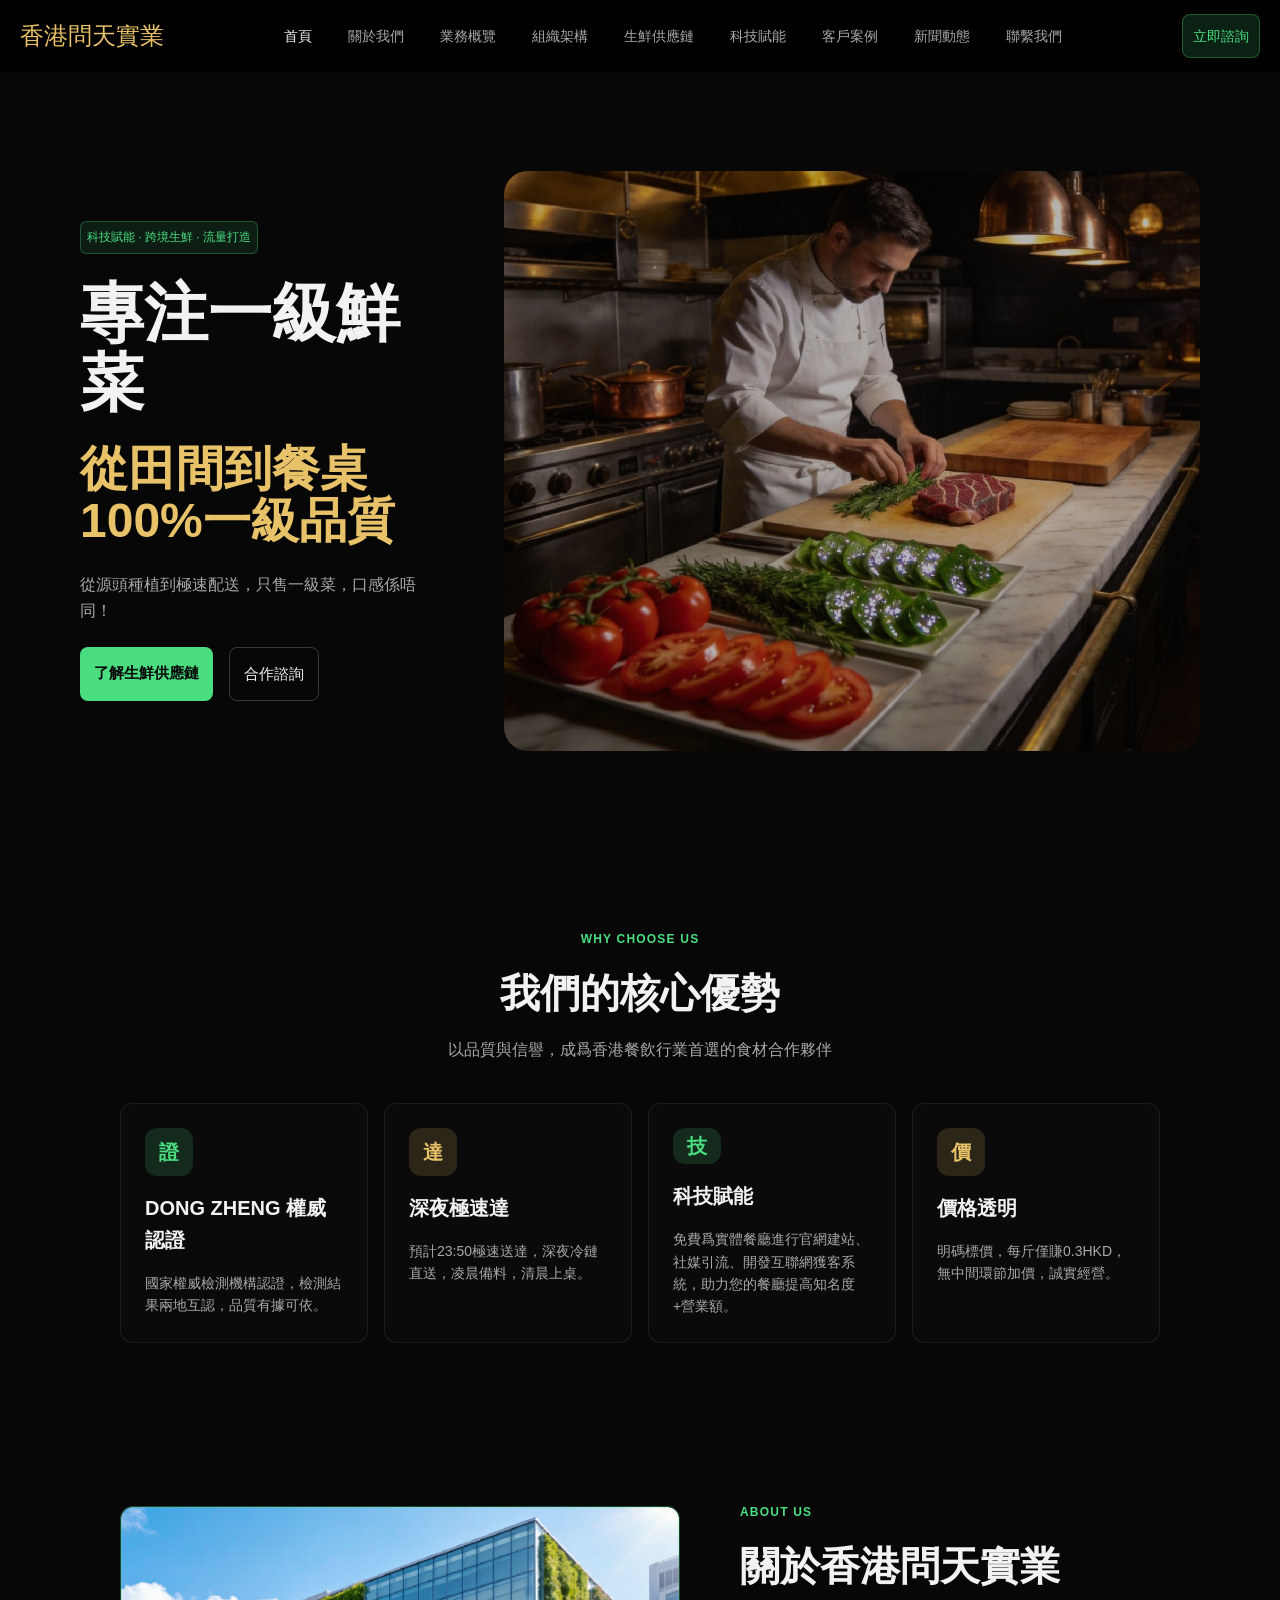
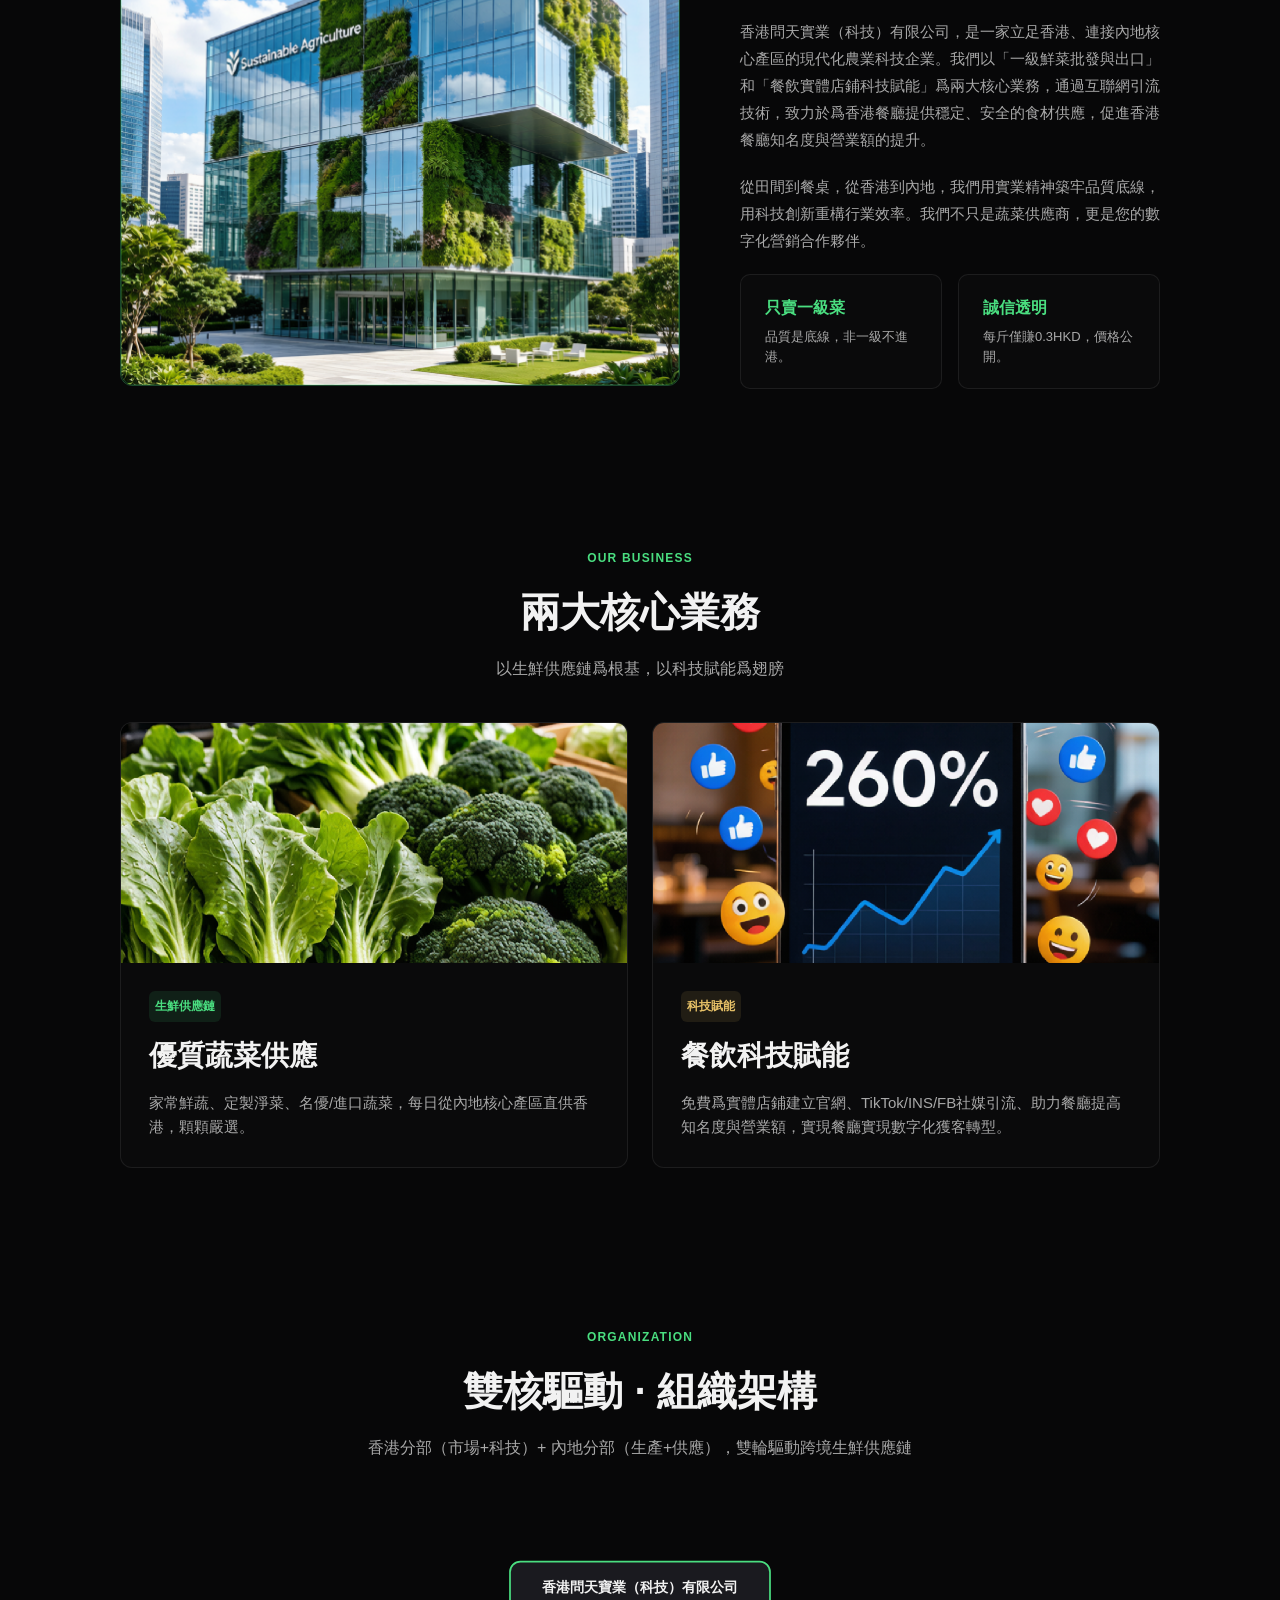
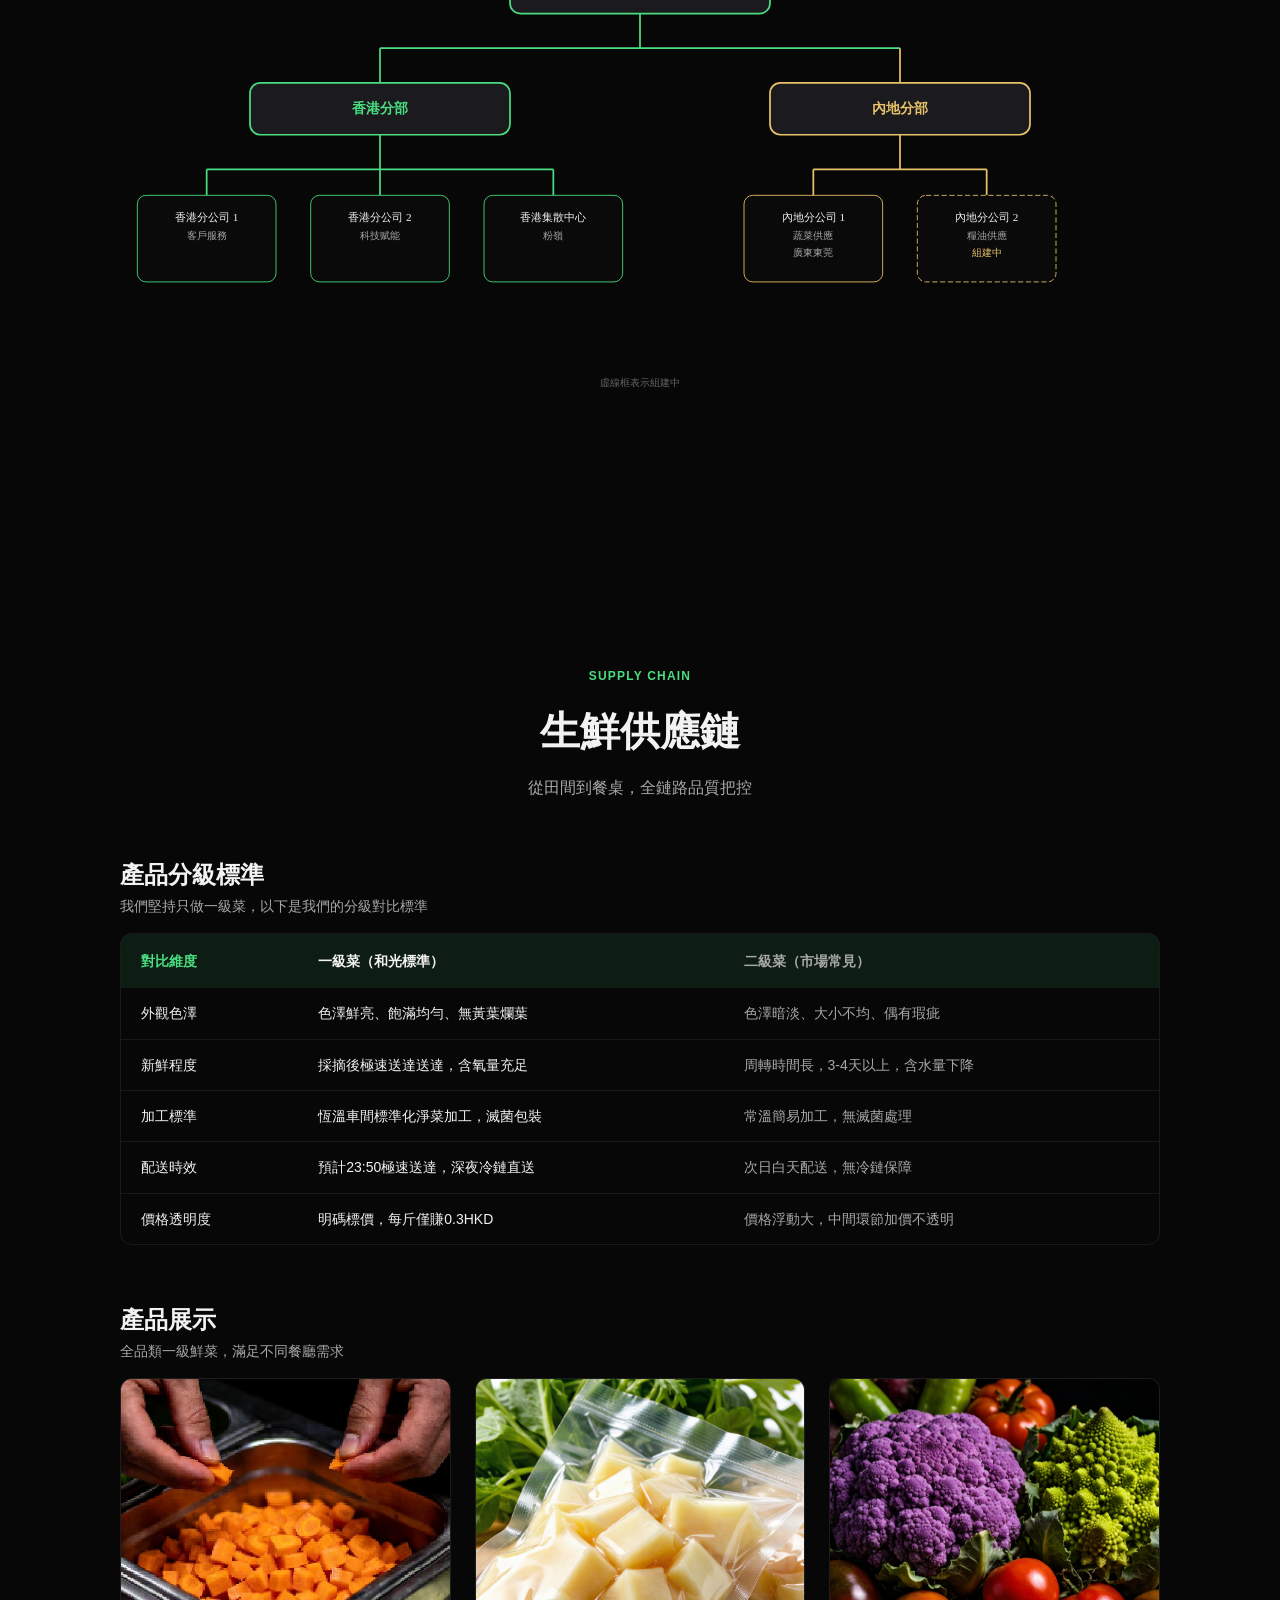
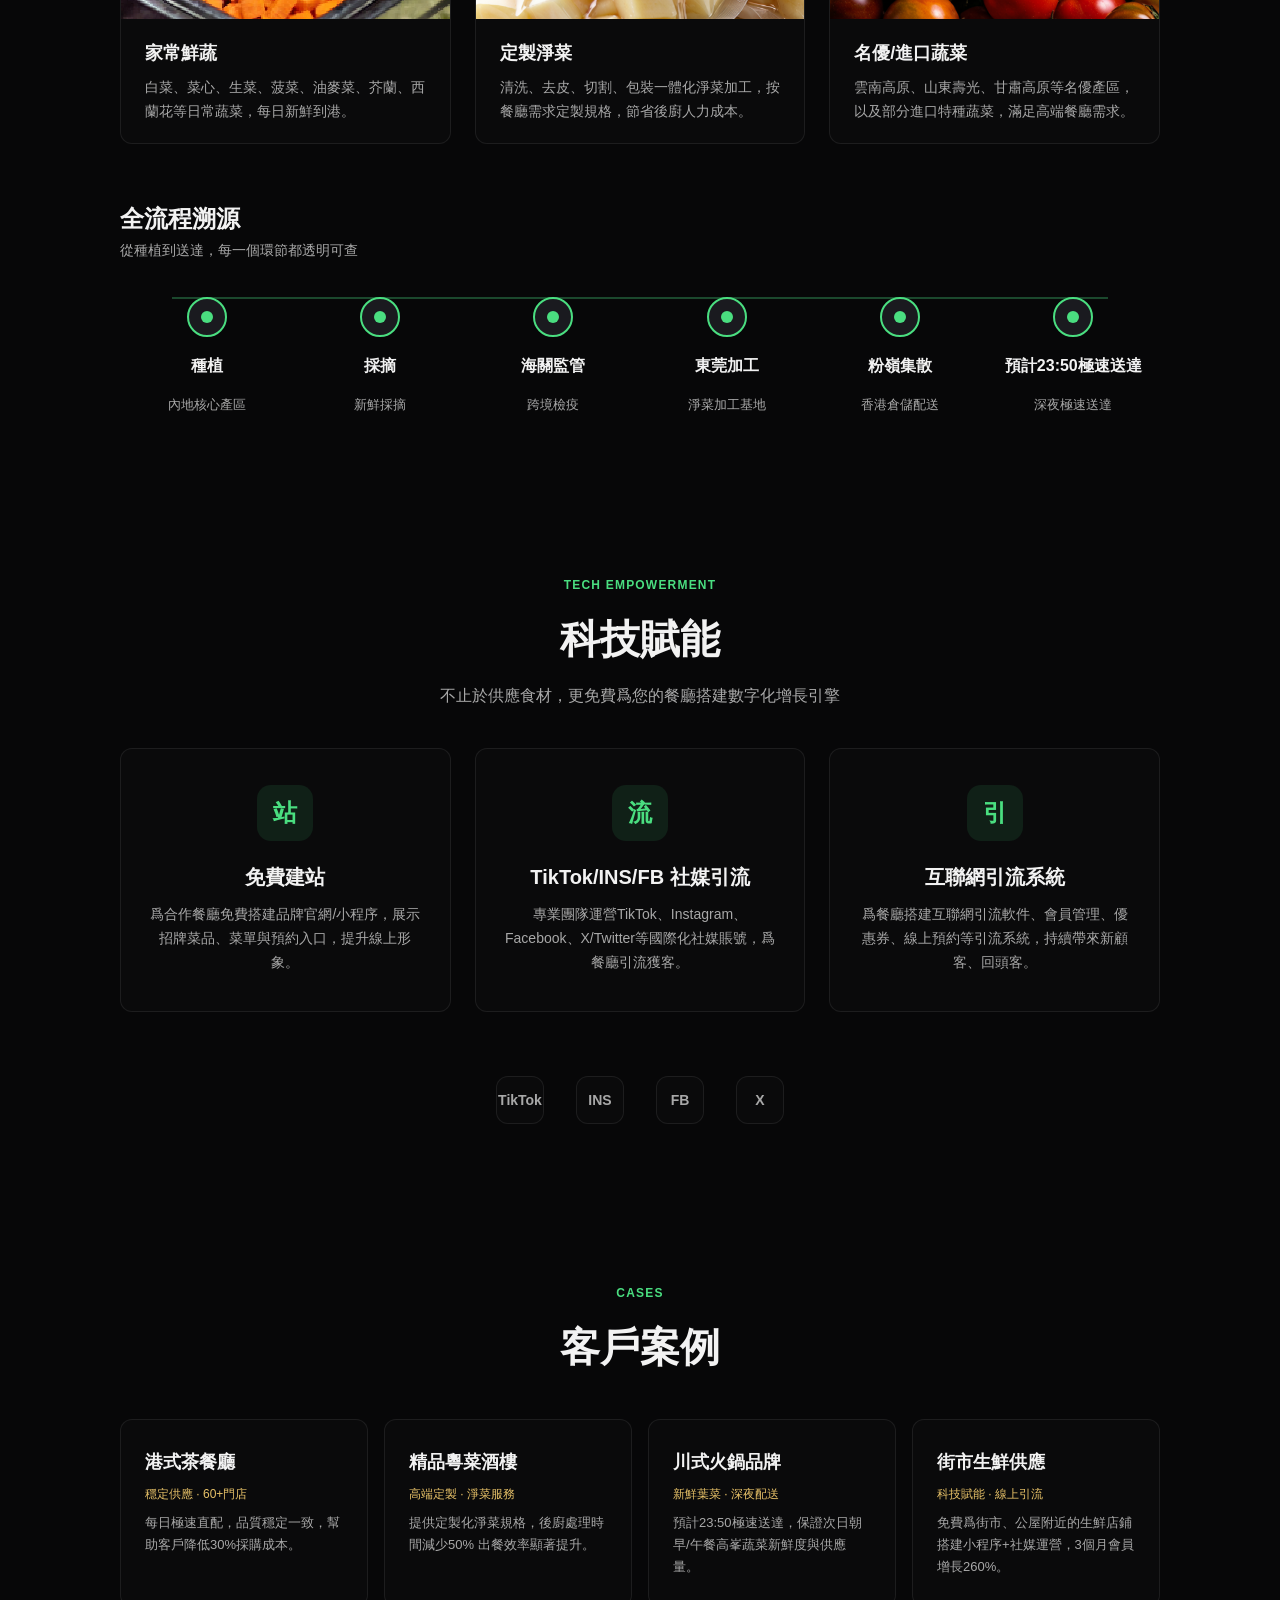
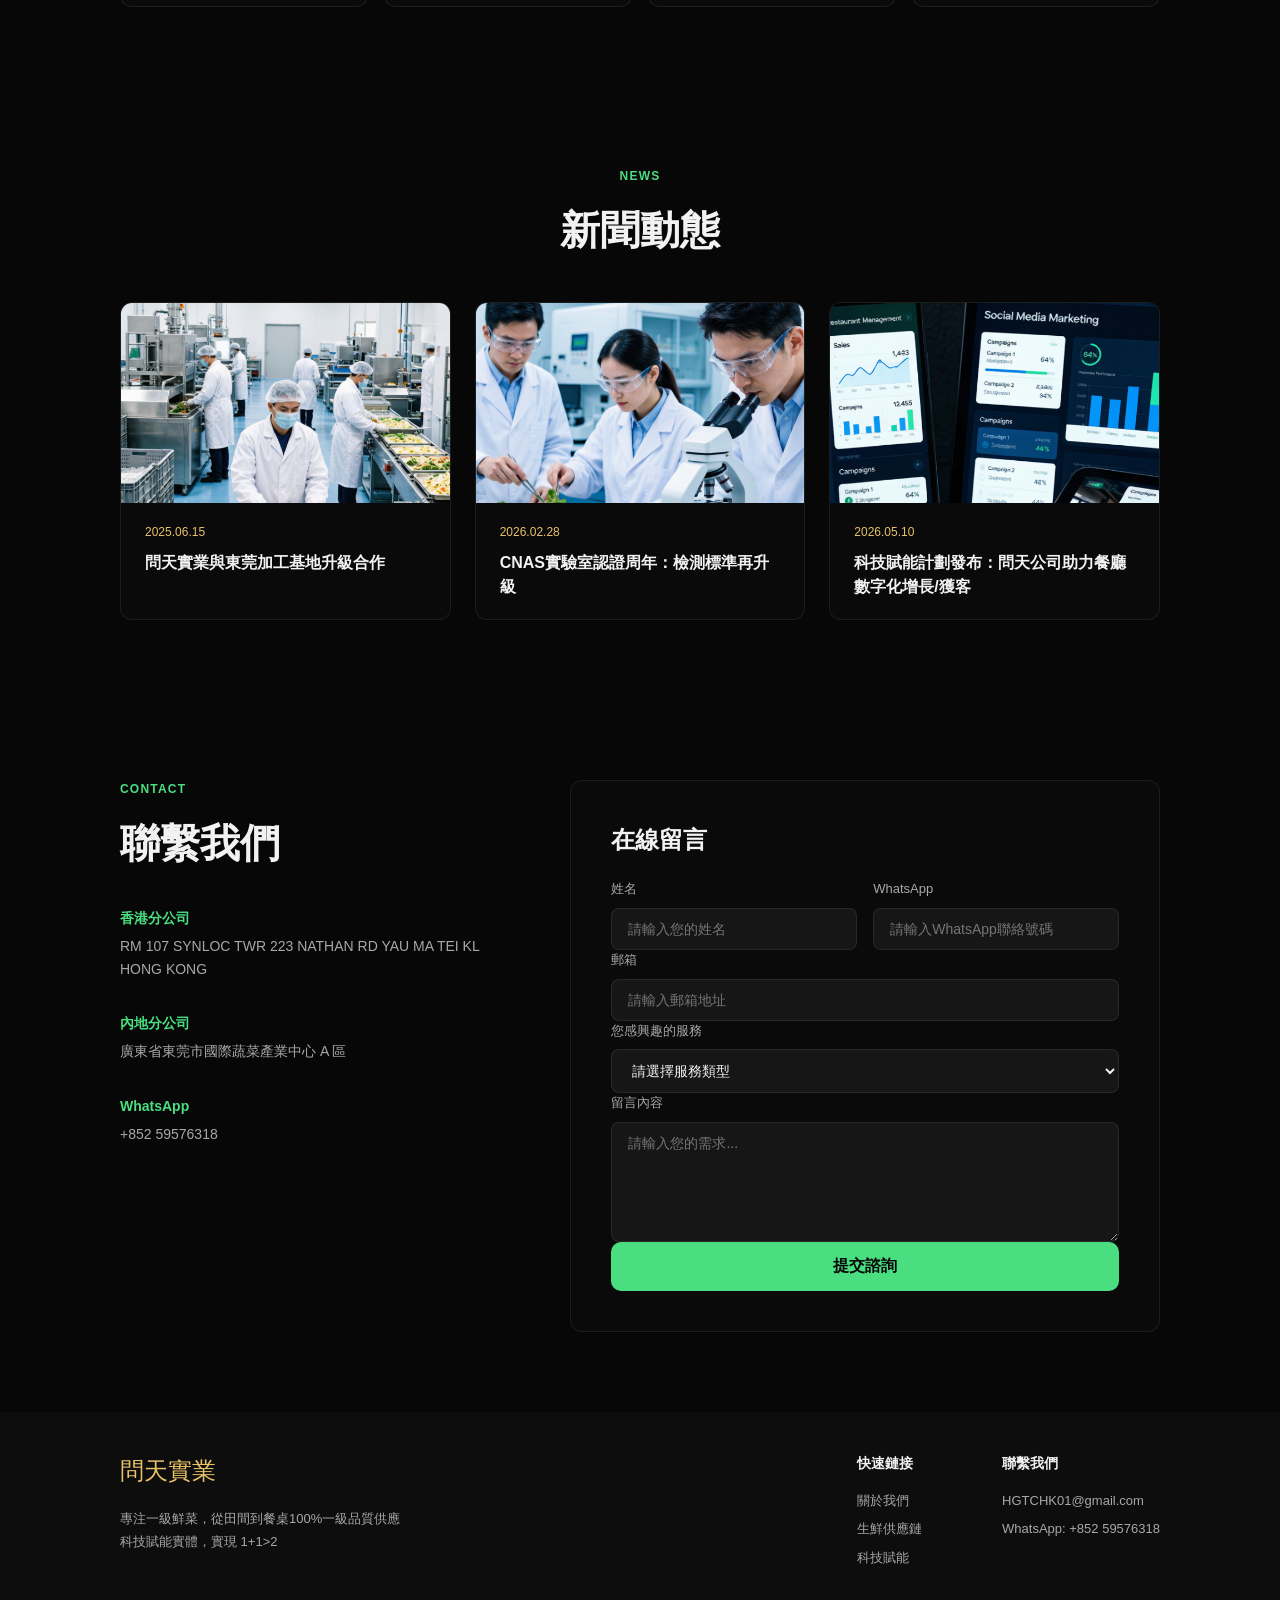
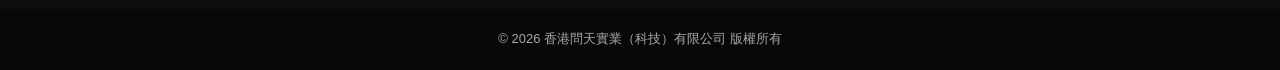
<file: index.html>
<!DOCTYPE html>
<html lang="zh-HK">
<head>
<meta charset="UTF-8">
<meta name="viewport" content="width=device-width, initial-scale=1.0">
<title>香港問天實業（科技）有限公司</title>
<style>
:root{--bg:#070708;--card:#0A0A0B;--card2:#1A1A1F;--text:#F2F2F2;--muted:#A8A8A8;--dim:#666;--green:#4ADE80;--gold:#E8C268;--bd:rgba(255,255,255,.08);--bd2:rgba(255,255,255,.2);--g15:rgba(74,222,128,.15);--g10:rgba(74,222,128,.1);--g30:rgba(74,222,128,.3);--gd10:rgba(232,194,104,.1);--gd15:rgba(232,194,104,.15)}
*{margin:0;padding:0;box-sizing:border-box}html{scroll-behavior:smooth}body{font-family:'Sarasa Gothic SC','PingFang SC','Noto Sans SC','Inter',sans-serif;background:var(--bg);color:var(--text);line-height:1.6;-webkit-font-smoothing:antialiased}a{text-decoration:none;color:inherit;transition:color .2s}img{max-width:100%;display:block}section{width:1920px;max-width:100%;margin:0 auto}
.nav{position:fixed;top:0;left:0;right:0;z-index:1000;height:72px;display:flex;align-items:center;justify-content:space-between;padding:20px;background:rgba(0,0,0,.85);backdrop-filter:blur(20px);-webkit-backdrop-filter:blur(20px)}.nav-logo{font-size:24px;color:var(--gold)}.nav-links{display:flex;gap:36px}.nav-links a{font-size:14px;color:var(--muted)}.nav-links a:first-child{color:var(--text)}.nav-links a:hover{color:var(--green)}.nav-cta{padding:10px;border:1px solid var(--g30);border-radius:8px;background:var(--g15);color:var(--green);font-size:14px;transition:background .2s}.nav-cta:hover{background:rgba(74,222,128,.25)}
.hero{padding:80px;padding-top:152px;display:flex;align-items:center;gap:60px;min-height:850px}.hero-text{flex:1;max-width:640px;display:flex;flex-direction:column;gap:24px}.hero-tag{padding:6px;border:1px solid var(--g30);border-radius:6px;background:var(--g10);color:var(--green);font-size:12px;align-self:flex-start}.hero-t1{font-size:64px;font-weight:700;line-height:110%}.hero-t2{font-size:48px;font-weight:600;color:var(--gold);line-height:110%}.hero-desc{font-size:16px;color:var(--muted);line-height:160%}.hero-btns{display:flex;gap:16px}.btn-p{padding:14px;border:none;border-radius:8px;background:var(--green);color:var(--bg);font-size:15px;font-weight:600;cursor:pointer;transition:opacity .2s}.btn-p:hover{opacity:.85}.btn-s{padding:14px;border:1px solid var(--bd2);border-radius:8px;background:transparent;color:var(--text);font-size:15px;cursor:pointer;transition:background .2s}.btn-s:hover{background:rgba(255,255,255,.05)}.hero-vis{width:696px;height:580px;flex-shrink:0;border-radius:24px;overflow:hidden;background-size:cover;background-position:center}
.sec{padding:80px 120px;display:flex;flex-direction:column;align-items:center;gap:40px}.sec-h{display:flex;flex-direction:column;align-items:center;gap:12px}.sec-l{font-size:12px;font-weight:600;color:var(--green);font-family:'Inter',sans-serif;letter-spacing:1.2px;text-transform:uppercase}.sec-t{font-size:40px;font-weight:700;text-align:center}.sec-s{font-size:16px;color:var(--muted);text-align:center}
.adv-g{display:flex;gap:16px;width:100%;justify-content:space-between}.adv-c{width:320px;height:240px;padding:24px;background:var(--card);border:1px solid var(--bd);border-radius:12px;display:flex;flex-direction:column;gap:16px}.adv-i{width:48px;height:48px;border-radius:12px;display:flex;align-items:center;justify-content:center;font-size:20px;font-weight:700}.adv-i.gn{background:var(--g15);color:var(--green)}.adv-i.gd{background:var(--gd15);color:var(--gold)}.adv-t{font-size:20px;font-weight:600}.adv-d{font-size:14px;color:var(--muted);line-height:160%}
.biz-g{display:flex;gap:24px;width:100%;justify-content:space-between}.biz-c{width:800px;background:var(--card);border:1px solid var(--bd);border-radius:12px;overflow:hidden}.biz-img{width:100%;height:240px;background-size:cover;background-position:center}.biz-ct{padding:28px;display:flex;flex-direction:column;gap:12px}.biz-tag{padding:6px;border-radius:6px;font-size:12px;font-weight:600;align-self:flex-start}.biz-tag.gn{background:var(--g10);color:var(--green)}.biz-tag.gd{background:var(--gd10);color:var(--gold)}.biz-t{font-size:28px;font-weight:700}.biz-d{font-size:15px;color:var(--muted);line-height:160%}
.about{display:flex;gap:60px;align-items:center;padding:80px 120px}.about-img{width:560px;height:480px;flex-shrink:0;border-radius:12px;overflow:hidden;border:1px solid var(--g30)}.about-img img{width:100%;height:100%;object-fit:cover}.about-ct{flex:1;display:flex;flex-direction:column;gap:20px}.about-ct .sec-h{align-items:flex-start}.about-ct .sec-t{text-align:left}.about-text{font-size:15px;color:var(--muted);line-height:180%}.cul-g{display:flex;gap:16px}.cul-c{flex:1;padding:20px 24px;background:var(--card);border:1px solid var(--bd);border-radius:10px}.cul-c h4{font-size:16px;font-weight:600;color:var(--green);margin-bottom:6px}.cul-c p{font-size:13px;color:var(--muted)}
.org-sec{padding:80px 120px;display:flex;flex-direction:column;align-items:center;gap:40px}.org-chart{display:flex;justify-content:center;width:100%}.org-chart img{max-width:1200px;width:100%}
.cred-g{display:flex;gap:16px;justify-content:center}.cred-c{width:400px;padding:32px 28px;background:var(--card);border:1px solid var(--bd);border-radius:12px;text-align:center;display:flex;flex-direction:column;align-items:center;gap:8px}.cred-i{width:56px;height:56px;border-radius:14px;background:var(--g10);color:var(--green);display:flex;align-items:center;justify-content:center;font-size:24px;font-weight:700;margin-bottom:12px}.cred-n{font-size:18px;font-weight:600}.cred-cd{font-size:13px;color:var(--gold)}.cred-d{font-size:13px;color:var(--muted)}
.supply{padding:80px 120px;display:flex;flex-direction:column;gap:40px}.sub-t{font-size:24px;font-weight:600;margin-top:16px}.sub-d{font-size:14px;color:var(--muted)}.gtab{width:100%;border-collapse:separate;border-spacing:0;border-radius:12px;overflow:hidden;border:1px solid var(--bd)}.gtab th{background:var(--g10);padding:16px 20px;text-align:left;font-size:14px;font-weight:600;color:var(--green)}.gtab th:nth-child(2){color:var(--text)}.gtab th:nth-child(3){color:var(--muted)}.gtab td{padding:14px 20px;font-size:14px;border-bottom:1px solid var(--bd);color:var(--muted)}.gtab td:nth-child(1){color:var(--text);font-weight:500}.gtab td:nth-child(2){color:var(--text)}.gtab tr:last-child td{border-bottom:none}.prod-g{display:flex;gap:24px;justify-content:space-between}.prod-c{flex:1;background:var(--card);border:1px solid var(--bd);border-radius:12px;overflow:hidden}.prod-img{height:240px;background-size:cover;background-position:center}.prod-ct{padding:20px 24px;display:flex;flex-direction:column;gap:8px}.prod-c h4{font-size:18px;font-weight:600}.prod-c p{font-size:14px;color:var(--muted);line-height:170%}.tl{position:relative;padding-top:20px}.tl-line{position:absolute;top:20px;left:5%;right:5%;height:2px;background:var(--green);opacity:.3}.tl-steps{display:flex;justify-content:space-between;position:relative}.tl-step{text-align:center;flex:1;display:flex;flex-direction:column;align-items:center;gap:16px}.tl-dot{width:40px;height:40px;border-radius:50%;background:var(--card2);border:2px solid var(--green);display:flex;align-items:center;justify-content:center;z-index:1}.tl-dot::after{content:'';width:12px;height:12px;border-radius:50%;background:var(--green)}.tl-step h4{font-size:16px;font-weight:600}.tl-step p{font-size:13px;color:var(--muted)}
.svc-g{display:flex;gap:24px;justify-content:center}.svc-c{flex:1;max-width:544px;padding:36px 28px;background:var(--card);border:1px solid var(--bd);border-radius:12px;text-align:center;display:flex;flex-direction:column;align-items:center;gap:10px;transition:border-color .2s}.svc-c:hover{border-color:var(--green)}.svc-i{width:56px;height:56px;border-radius:14px;background:var(--g10);color:var(--green);display:flex;align-items:center;justify-content:center;font-size:24px;font-weight:700;margin-bottom:10px}.svc-c h4{font-size:20px;font-weight:600}.svc-c p{font-size:14px;color:var(--muted);line-height:170%}.soc-g{display:flex;gap:32px;justify-content:center;margin-top:24px}.soc-i{width:48px;height:48px;border-radius:12px;background:var(--card);border:1px solid var(--bd);display:flex;align-items:center;justify-content:center;font-size:14px;font-weight:700;color:var(--muted);cursor:pointer;transition:all .2s}.soc-i:hover{border-color:var(--green);color:var(--green)}
.case-g{display:flex;gap:16px;width:100%;justify-content:space-between}.case-c{flex:1;padding:28px 24px;background:var(--card);border:1px solid var(--bd);border-radius:12px;display:flex;flex-direction:column;gap:8px}.case-c h4{font-size:18px;font-weight:600}.case-tag{font-size:12px;color:var(--gold)}.case-c p{font-size:13px;color:var(--muted);line-height:170%}
.news-g{display:flex;gap:24px;width:100%;justify-content:space-between}.news-c{flex:1;background:var(--card);border:1px solid var(--bd);border-radius:12px;overflow:hidden}.news-img{height:200px;background-size:cover;background-position:center}.news-ct{padding:20px 24px;display:flex;flex-direction:column;gap:8px}.news-date{font-size:12px;color:var(--gold)}.news-c h4{font-size:16px;font-weight:600;line-height:150%}
.contact{display:flex;gap:60px;padding:80px 120px;align-items:flex-start}.ci{flex:1;display:flex;flex-direction:column;gap:32px}.ci .sec-h{align-items:flex-start}.ci .sec-t{text-align:left}.ci-item{display:flex;flex-direction:column;gap:6px}.ci-item h5{font-size:14px;font-weight:600;color:var(--green)}.ci-item p{font-size:14px;color:var(--muted)}.cf{flex:1.3;background:var(--card);border:1px solid var(--bd);border-radius:12px;padding:40px;display:flex;flex-direction:column;gap:20px}.cf h3{font-size:24px;font-weight:700}.fr{display:flex;gap:16px}.fg{flex:1;display:flex;flex-direction:column;gap:8px}.fg label{font-size:13px;color:var(--muted)}.fg input,.fg select,.fg textarea{width:100%;padding:12px 16px;background:rgba(255,255,255,.05);border:1px solid var(--bd);border-radius:8px;color:var(--text);font-size:14px;font-family:inherit;outline:none;transition:border-color .2s}.fg input:focus,.fg select:focus,.fg textarea:focus{border-color:var(--green)}.fg textarea{min-height:120px;resize:vertical}.submit{width:100%;padding:14px;border:none;border-radius:10px;background:var(--green);color:var(--bg);font-size:16px;font-weight:600;cursor:pointer;transition:opacity .2s}.submit:hover{opacity:.85}
.footer{padding:40px 120px;background:#0D0D0D;display:flex;justify-content:space-between;align-items:flex-start}.ft-l{max-width:400px;display:flex;flex-direction:column;gap:16px}.ft-logo{font-size:24px;color:var(--gold)}.ft-slogan{font-size:13px;color:var(--muted);line-height:180%;white-space:pre-line}.ft-r{display:flex;gap:80px}.ft-col{display:flex;flex-direction:column;gap:8px}.ft-col h5{font-size:14px;font-weight:600;margin-bottom:8px}.ft-col a{font-size:13px;color:var(--muted)}.ft-col a:hover{color:var(--green)}.copyright{padding:20px;background:#080808;text-align:center;font-size:13px;color:var(--muted)}
@media(max-width:1200px){.nav{padding:20px 40px}.sec,.about,.contact,.supply,.org-sec{padding-left:40px;padding-right:40px}.hero{padding:80px 40px;padding-top:132px;flex-direction:column;text-align:center}.hero-text{align-items:center}.hero-tag{align-self:center}.hero-vis{width:100%;max-width:580px;height:400px}.adv-g{flex-wrap:wrap;justify-content:center}.adv-c{width:calc(50% - 8px)}.biz-g{flex-direction:column}.biz-c{width:100%}.about{flex-direction:column}.about-img{width:100%;max-width:560px;height:360px}.cred-g{flex-wrap:wrap;justify-content:center}.cred-c{width:calc(50% - 8px)}.prod-g{flex-direction:column}.svc-g{flex-direction:column;align-items:center}.svc-c{width:100%;max-width:500px}.case-g{flex-wrap:wrap}.case-c{width:calc(50% - 8px)}.news-g{flex-direction:column}.contact{flex-direction:column}.footer{flex-direction:column;gap:40px}}
@media(max-width:768px){.nav{padding:20px}.nav-links{display:none}.nav-cta{display:none}.sec,.about,.contact,.supply,.org-sec,.footer{padding-left:20px;padding-right:20px}.hero{padding:80px 20px;padding-top:112px}.hero-t1{font-size:36px}.hero-t2{font-size:28px}.hero-vis{height:280px}.adv-g{flex-direction:column}.adv-c{width:100%}.cred-g{flex-direction:column}.cred-c{width:100%}.case-g{flex-direction:column}.case-c{width:100%}.fr{flex-direction:column}.gtab{font-size:12px}.gtab th,.gtab td{padding:10px 12px}.tl-steps{flex-wrap:wrap}.tl-step{flex:0 0 33%}}
</style>
</head>
<body>
<nav class="nav"><div class="nav-logo">香港問天實業</div><div class="nav-links"><a href="#hero">首頁</a><a href="#about">關於我們</a><a href="#business">業務概覽</a><a href="#org">組織架構</a><a href="#supply">生鮮供應鏈</a><a href="#tech">科技賦能</a><a href="#cases">客戶案例</a><a href="#news">新聞動態</a><a href="#contact">聯繫我們</a></div><a href="#contact" class="nav-cta">立即諮詢</a></nav>
<section class="hero" id="hero"><div class="hero-text"><div class="hero-tag">科技賦能 · 跨境生鮮 · 流量打造</div><h1 class="hero-t1">專注一級鮮菜</h1><h2 class="hero-t2">從田間到餐桌 100%一級品質</h2><p class="hero-desc">從源頭種植到極速配送，只售一級菜，口感係唔同！</p><div class="hero-btns"><a href="#supply" class="btn-p">了解生鮮供應鏈</a><a href="#contact" class="btn-s">合作諮詢</a></div></div><div class="hero-vis" style="background-image:url('images/exported/2_28.png')"></div></section>
<section class="sec" id="advantages"><div class="sec-h"><div class="sec-l">WHY CHOOSE US</div><h2 class="sec-t">我們的核心優勢</h2><p class="sec-s">以品質與信譽，成爲香港餐飲行業首選的食材合作夥伴</p></div><div class="adv-g"><div class="adv-c"><div class="adv-i gn">證</div><div class="adv-t">DONG ZHENG 權威認證</div><p class="adv-d">國家權威檢測機構認證，檢測結果兩地互認，品質有據可依。</p></div><div class="adv-c"><div class="adv-i gd">達</div><div class="adv-t">深夜極速達</div><p class="adv-d">預計23:50極速送達，深夜冷鏈直送，凌晨備料，清晨上桌。</p></div><div class="adv-c"><div class="adv-i gn">技</div><div class="adv-t">科技賦能</div><p class="adv-d">免費爲實體餐廳進行官網建站、社媒引流、開發互聯網獲客系統，助力您的餐廳提高知名度+營業額。</p></div><div class="adv-c"><div class="adv-i gd">價</div><div class="adv-t">價格透明</div><p class="adv-d">明碼標價，每斤僅賺0.3HKD，無中間環節加價，誠實經營。</p></div></div></section>
<section class="about" id="about"><div class="about-img"><img src="images/exported/2_82.png" alt="關於我們"></div><div class="about-ct"><div class="sec-h"><div class="sec-l">ABOUT US</div><h2 class="sec-t">關於香港問天實業</h2></div><p class="about-text">香港問天實業（科技）有限公司，是一家立足香港、連接內地核心產區的現代化農業科技企業。我們以「一級鮮菜批發與出口」和「餐飲實體店鋪科技賦能」爲兩大核心業務，通過互聯網引流技術，致力於爲香港餐廳提供穩定、安全的食材供應，促進香港餐廳知名度與營業額的提升。</p><p class="about-text">從田間到餐桌，從香港到內地，我們用實業精神築牢品質底線，用科技創新重構行業效率。我們不只是蔬菜供應商，更是您的數字化營銷合作夥伴。</p><div class="cul-g"><div class="cul-c"><h4>只賣一級菜</h4><p>品質是底線，非一級不進港。</p></div><div class="cul-c"><h4>誠信透明</h4><p>每斤僅賺0.3HKD，價格公開。</p></div></div></div></section>
<section class="sec" id="business"><div class="sec-h"><div class="sec-l">OUR BUSINESS</div><h2 class="sec-t">兩大核心業務</h2><p class="sec-s">以生鮮供應鏈爲根基，以科技賦能爲翅膀</p></div><div class="biz-g"><div class="biz-c"><div class="biz-img" style="background-image:url('images/exported/2_66.png')"></div><div class="biz-ct"><span class="biz-tag gn">生鮮供應鏈</span><div class="biz-t">優質蔬菜供應</div><p class="biz-d">家常鮮蔬、定製淨菜、名優/進口蔬菜，每日從內地核心產區直供香港，顆顆嚴選。</p></div></div><div class="biz-c"><div class="biz-img" style="background-image:url('images/exported/2_74.png')"></div><div class="biz-ct"><span class="biz-tag gd">科技賦能</span><div class="biz-t">餐飲科技賦能</div><p class="biz-d">免費爲實體店鋪建立官網、TikTok/INS/FB社媒引流、助力餐廳提高知名度與營業額，實現餐廳實現數字化獲客轉型。</p></div></div></div></section>
<section class="org-sec" id="org"><div class="sec-h"><div class="sec-l">ORGANIZATION</div><h2 class="sec-t">雙核驅動 · 組織架構</h2><p class="sec-s">香港分部（市場+科技）+ 內地分部（生產+供應），雙輪驅動跨境生鮮供應鏈</p></div><div class="org-chart"><img src="images/org-chart-options/方案01.svg" alt="組織架構圖"></div></section>
<section class="supply" id="supply"><div class="sec-h"><div class="sec-l">SUPPLY CHAIN</div><h2 class="sec-t">生鮮供應鏈</h2><p class="sec-s">從田間到餐桌，全鏈路品質把控</p></div><div><h3 class="sub-t">產品分級標準</h3><p class="sub-d" style="margin-bottom:16px">我們堅持只做一級菜，以下是我們的分級對比標準</p><table class="gtab"><thead><tr><th>對比維度</th><th>一級菜（和光標準）</th><th>二級菜（市場常見）</th></tr></thead><tbody><tr><td>外觀色澤</td><td>色澤鮮亮、飽滿均勻、無黃葉爛葉</td><td>色澤暗淡、大小不均、偶有瑕疵</td></tr><tr><td>新鮮程度</td><td>採摘後極速送達送達，含氧量充足</td><td>周轉時間長，3-4天以上，含水量下降</td></tr><tr><td>加工標準</td><td>恆溫車間標準化淨菜加工，滅菌包裝</td><td>常溫簡易加工，無滅菌處理</td></tr><tr><td>配送時效</td><td>預計23:50極速送達，深夜冷鏈直送</td><td>次日白天配送，無冷鏈保障</td></tr><tr><td>價格透明度</td><td>明碼標價，每斤僅賺0.3HKD</td><td>價格浮動大，中間環節加價不透明</td></tr></tbody></table></div><div><h3 class="sub-t">產品展示</h3><p class="sub-d" style="margin-bottom:16px">全品類一級鮮菜，滿足不同餐廳需求</p><div class="prod-g"><div class="prod-c"><div class="prod-img" style="background-image:url('images/exported/2_188.png')"></div><div class="prod-ct"><h4>家常鮮蔬</h4><p>白菜、菜心、生菜、菠菜、油麥菜、芥蘭、西蘭花等日常蔬菜，每日新鮮到港。</p></div></div><div class="prod-c"><div class="prod-img" style="background-image:url('images/exported/2_194.png')"></div><div class="prod-ct"><h4>定製淨菜</h4><p>清洗、去皮、切割、包裝一體化淨菜加工，按餐廳需求定製規格，節省後廚人力成本。</p></div></div><div class="prod-c"><div class="prod-img" style="background-image:url('images/exported/2_200.png')"></div><div class="prod-ct"><h4>名優/進口蔬菜</h4><p>雲南高原、山東壽光、甘肅高原等名優產區，以及部分進口特種蔬菜，滿足高端餐廳需求。</p></div></div></div></div><div><h3 class="sub-t">全流程溯源</h3><p class="sub-d" style="margin-bottom:16px">從種植到送達，每一個環節都透明可查</p><div class="tl"><div class="tl-line"></div><div class="tl-steps"><div class="tl-step"><div class="tl-dot"></div><h4>種植</h4><p>內地核心產區</p></div><div class="tl-step"><div class="tl-dot"></div><h4>採摘</h4><p>新鮮採摘</p></div><div class="tl-step"><div class="tl-dot"></div><h4>海關監管</h4><p>跨境檢疫</p></div><div class="tl-step"><div class="tl-dot"></div><h4>東莞加工</h4><p>淨菜加工基地</p></div><div class="tl-step"><div class="tl-dot"></div><h4>粉嶺集散</h4><p>香港倉儲配送</p></div><div class="tl-step"><div class="tl-dot"></div><h4>預計23:50極速送達</h4><p>深夜極速送達</p></div></div></div></div></section>
<section class="sec" id="tech"><div class="sec-h"><div class="sec-l">TECH EMPOWERMENT</div><h2 class="sec-t">科技賦能</h2><p class="sec-s">不止於供應食材，更免費爲您的餐廳搭建數字化增長引擎</p></div><div class="svc-g"><div class="svc-c"><div class="svc-i">站</div><h4>免費建站</h4><p>爲合作餐廳免費搭建品牌官網/小程序，展示招牌菜品、菜單與預約入口，提升線上形象。</p></div><div class="svc-c"><div class="svc-i">流</div><h4>TikTok/INS/FB 社媒引流</h4><p>專業團隊運營TikTok、Instagram、Facebook、X/Twitter等國際化社媒賬號，爲餐廳引流獲客。</p></div><div class="svc-c"><div class="svc-i">引</div><h4>互聯網引流系統</h4><p>爲餐廳搭建互聯網引流軟件、會員管理、優惠券、線上預約等引流系統，持續帶來新顧客、回頭客。</p></div></div><div class="soc-g"><div class="soc-i">TikTok</div><div class="soc-i">INS</div><div class="soc-i">FB</div><div class="soc-i">X</div></div></section>
<section class="sec" id="cases"><div class="sec-h"><div class="sec-l">CASES</div><h2 class="sec-t">客戶案例</h2></div><div class="case-g"><div class="case-c"><h4>港式茶餐廳</h4><div class="case-tag">穩定供應 · 60+門店</div><p>每日極速直配，品質穩定一致，幫助客戶降低30%採購成本。</p></div><div class="case-c"><h4>精品粵菜酒樓</h4><div class="case-tag">高端定製 · 淨菜服務</div><p>提供定製化淨菜規格，後廚處理時間減少50%  出餐效率顯著提升。</p></div><div class="case-c"><h4>川式火鍋品牌</h4><div class="case-tag">新鮮葉菜 · 深夜配送</div><p>預計23:50極速送達，保證次日朝早/午餐高峯蔬菜新鮮度與供應量。</p></div><div class="case-c"><h4>街市生鮮供應</h4><div class="case-tag">科技賦能 · 線上引流</div><p>免費爲街市、公屋附近的生鮮店鋪搭建小程序+社媒運營，3個月會員增長260%。</p></div></div></section>
<section class="sec" id="news"><div class="sec-h"><div class="sec-l">NEWS</div><h2 class="sec-t">新聞動態</h2></div><div class="news-g"><div class="news-c"><div class="news-img" style="background-image:url('images/exported/2_287.png')"></div><div class="news-ct"><div class="news-date">2025.06.15</div><h4>問天實業與東莞加工基地升級合作</h4></div></div><div class="news-c"><div class="news-img" style="background-image:url('images/exported/2_293.png')"></div><div class="news-ct"><div class="news-date">2026.02.28</div><h4>CNAS實驗室認證周年：檢測標準再升級</h4></div></div><div class="news-c"><div class="news-img" style="background-image:url('images/exported/2_299.png')"></div><div class="news-ct"><div class="news-date">2026.05.10</div><h4>科技賦能計劃發布：問天公司助力餐廳數字化增長/獲客</h4></div></div></div></section>
<section class="contact" id="contact"><div class="ci"><div class="sec-h"><div class="sec-l">CONTACT</div><h2 class="sec-t">聯繫我們</h2></div><div class="ci-item"><h5>香港分公司</h5><p>RM 107 SYNLOC TWR 223 NATHAN RD YAU MA TEI KL HONG KONG</p></div><div class="ci-item"><h5>內地分公司</h5><p>廣東省東莞市國際蔬菜產業中心 A 區</p></div><div class="ci-item"><h5>WhatsApp</h5><p>+852 59576318</p></div></div><div class="cf"><h3>在線留言</h3><form id="contactForm" action="mailto:HGTCHK01@gmail.com" method="POST" enctype="text/plain"><div class="fr"><div class="fg"><label>姓名</label><input type="text" name="姓名" placeholder="請輸入您的姓名" required></div><div class="fg"><label>WhatsApp</label><input type="tel" name="WhatsApp" placeholder="請輸入WhatsApp聯絡號碼" required></div></div><div class="fg"><label>郵箱</label><input type="email" name="郵箱" placeholder="請輸入郵箱地址"></div><div class="fg"><label>您感興趣的服務</label><select name="服務"><option value="">請選擇服務類型</option><option>蔬菜採購</option><option>淨菜定製</option><option>科技賦能諮詢</option></select></div><div class="fg"><label>留言內容</label><textarea name="留言" placeholder="請輸入您的需求..."></textarea></div><button type="submit" class="submit">提交諮詢</button></form>
<script>
document.getElementById('contactForm').addEventListener('submit',function(e){
e.preventDefault();
alert('請通過 WhatsApp +852 59576318 聯絡我們，我們會盡快回覆您。');
this.reset();
});
</script></div></section>
<footer><div class="footer"><div class="ft-l"><div class="ft-logo">問天實業</div><p class="ft-slogan">專注一級鮮菜，從田間到餐桌100%一級品質供應
科技賦能實體，實現 1+1>2</p></div><div class="ft-r"><div class="ft-col"><h5>快速鏈接</h5><a href="#about">關於我們</a><a href="#supply">生鮮供應鏈</a><a href="#tech">科技賦能</a></div><div class="ft-col"><h5>聯繫我們</h5><a href="mailto:HGTCHK01@gmail.com">HGTCHK01@gmail.com</a><a>WhatsApp: +852 59576318</a></div></div></div></footer>
<div class="copyright"><p>&copy; 2026 香港問天實業（科技）有限公司 版權所有</p></div>
<script src="js/content.js"></script>
<script>
// 後台數據同步：讀取 localStorage 並更新前端顯示
(function(){
  var STORAGE_KEY="wentian_website_content_v4";
  var data=null;
  try{data=JSON.parse(localStorage.getItem(STORAGE_KEY));}catch(e){}
  if(!data)return; // 沒有後台數據則用默認靜態內容

  // Hero
  if(data.hero){
    var t=document.querySelector('.hero-tag');if(t&&data.hero.badge)t.textContent=data.hero.badge;
    var t1=document.querySelector('.hero-t1');if(t1&&data.hero.title1)t1.textContent=data.hero.title1;
    var t2=document.querySelector('.hero-t2');if(t2&&data.hero.title2)t2.textContent=data.hero.title2;
    var d=document.querySelector('.hero-desc');if(d&&data.hero.desc)d.textContent=data.hero.desc;
    var bp=document.querySelector('.btn-p');if(bp&&data.hero.ctaPrimary)bp.textContent=data.hero.ctaPrimary;
    var bs=document.querySelector('.btn-s');if(bs&&data.hero.ctaSecondary)bs.textContent=data.hero.ctaSecondary;
    var hv=document.querySelector('.hero-vis');if(hv&&data.hero.image)hv.style.backgroundImage="url('"+data.hero.image+"')";
  }
  // About
  if(data.about){
    setText('#about .sec-l',data.about.label);
    setText('#about .sec-t',data.about.title);
    var ps=document.querySelectorAll('#about .about-text');
    if(ps[0]&&data.about.body1)ps[0].textContent=data.about.body1;
    if(ps[1]&&data.about.body2)ps[1].textContent=data.about.body2;
    var ccs=document.querySelectorAll('#about .cul-c h4');
    if(ccs[0]&&data.about.culture1Title)ccs[0].textContent=data.about.culture1Title;
    if(ccs[1]&&data.about.culture2Title)ccs[1].textContent=data.about.culture2Title;
    var ccp=document.querySelectorAll('#about .cul-c p');
    if(ccp[0]&&data.about.culture1Desc)ccp[0].textContent=data.about.culture1Desc;
    if(ccp[1]&&data.about.culture2Desc)ccp[1].textContent=data.about.culture2Desc;
    var ai=document.querySelector('#about .about-img img');if(ai&&data.about.image)ai.src=data.about.image;
  }
  // Advantages
  if(data.advantages){
    setText('#advantages .sec-l',data.advantages.label);
    setText('#advantages .sec-t',data.advantages.title);
    setText('#advantages .sec-s',data.advantages.subtitle);
    if(data.advantages.items){
      var acs=document.querySelectorAll('#advantages .adv-c');
      data.advantages.items.forEach(function(it,i){
        if(!acs[i])return;
        var ic=acs[i].querySelector('.adv-i');if(ic&&it.icon)ic.textContent=it.icon;
        var tt=acs[i].querySelector('.adv-t');if(tt&&it.title)tt.textContent=it.title;
        var dd=acs[i].querySelector('.adv-d');if(dd&&it.desc)dd.textContent=it.desc;
      });
    }
  }
  // Business
  if(data.business){
    setText('#business .sec-l',data.business.label);
    setText('#business .sec-t',data.business.title);
    setText('#business .sec-s',data.business.subtitle);
    if(data.business.items){
      var bcs=document.querySelectorAll('#business .biz-c');
      data.business.items.forEach(function(it,i){
        if(!bcs[i])return;
        var tg=bcs[i].querySelector('.biz-tag');if(tg&&it.tag)tg.textContent=it.tag;
        var tt=bcs[i].querySelector('.biz-t');if(tt&&it.title)tt.textContent=it.title;
        var dd=bcs[i].querySelector('.biz-d');if(dd&&it.desc)dd.textContent=it.desc;
        var im=bcs[i].querySelector('.biz-img');if(im&&it.image)im.style.backgroundImage="url('"+it.image+"')";
      });
    }
  }
  // Org
  if(data.org){
    setText('#org .sec-l',data.org.label);
    setText('#org .sec-t',data.org.title);
    setText('#org .sec-s',data.org.subtitle);
    var oi=document.querySelector('#org .org-chart img');if(oi&&data.org.image)oi.src=data.org.image;
  }
  // Supply
  if(data.supply){
    setText('#supply .sec-l',data.supply.label);
    setText('#supply .sec-t',data.supply.title);
    setText('#supply .sec-s',data.supply.subtitle);
    // grading rows
    if(data.supply.gradingRows){
      var trs=document.querySelectorAll('#supply .gtab tbody tr');
      data.supply.gradingRows.forEach(function(r,i){
        if(!trs[i])return;
        var tds=trs[i].querySelectorAll('td');
        if(tds[0]&&r.dimension)tds[0].textContent=r.dimension;
        if(tds[1]&&r.grade1)tds[1].textContent=r.grade1;
        if(tds[2]&&r.grade2)tds[2].textContent=r.grade2;
      });
    }
    // products
    if(data.supply.products){
      var pcs=document.querySelectorAll('#supply .prod-c');
      data.supply.products.forEach(function(p,i){
        if(!pcs[i])return;
        var tt=pcs[i].querySelector('h4');if(tt&&p.title)tt.textContent=p.title;
        var dd=pcs[i].querySelector('p');if(dd&&p.desc)dd.textContent=p.desc;
        var im=pcs[i].querySelector('.prod-img');if(im&&p.image)im.style.backgroundImage="url('"+p.image+"')";
      });
    }
    // timeline
    if(data.supply.timeline){
      var tls=document.querySelectorAll('#supply .tl-step');
      data.supply.timeline.forEach(function(t,i){
        if(!tls[i])return;
        var h4=tls[i].querySelector('h4');if(h4&&t.title)h4.textContent=t.title;
        var p=tls[i].querySelector('p');if(p&&t.desc)p.textContent=t.desc;
      });
    }
  }
  // Tech
  if(data.tech){
    setText('#tech .sec-l',data.tech.label);
    setText('#tech .sec-t',data.tech.title);
    setText('#tech .sec-s',data.tech.subtitle);
    if(data.tech.services){
      var scs=document.querySelectorAll('#tech .svc-c');
      data.tech.services.forEach(function(s,i){
        if(!scs[i])return;
        var ic=scs[i].querySelector('.svc-i');if(ic&&s.icon)ic.textContent=s.icon;
        var h4=scs[i].querySelector('h4');if(h4&&s.title)h4.textContent=s.title;
        var p=scs[i].querySelector('p');if(p&&s.desc)p.textContent=s.desc;
      });
    }
  }
  // Cases
  if(data.cases){
    setText('#cases .sec-l',data.cases.label);
    setText('#cases .sec-t',data.cases.title);
    if(data.cases.items){
      var ccs2=document.querySelectorAll('#cases .case-c');
      data.cases.items.forEach(function(c,i){
        if(!ccs2[i])return;
        var h4=ccs2[i].querySelector('h4');if(h4&&c.title)h4.textContent=c.title;
        var tg=ccs2[i].querySelector('.case-tag');if(tg&&c.tag)tg.textContent=c.tag;
        var p=ccs2[i].querySelector('p');if(p&&c.desc)p.textContent=c.desc;
      });
    }
  }
  // News
  if(data.news){
    setText('#news .sec-l',data.news.label);
    setText('#news .sec-t',data.news.title);
    if(data.news.items){
      var ncs=document.querySelectorAll('#news .news-c');
      data.news.items.forEach(function(n,i){
        if(!ncs[i])return;
        var dt=ncs[i].querySelector('.news-date');if(dt&&n.date)dt.textContent=n.date;
        var h4=ncs[i].querySelector('h4');if(h4&&n.title)h4.textContent=n.title;
        var im=ncs[i].querySelector('.news-img');if(im&&n.image)im.style.backgroundImage="url('"+n.image+"')";
      });
    }
  }
  // Contact
  if(data.contact){
    setText('#contact .sec-l',data.contact.label);
    setText('#contact .sec-t',data.contact.title);
    var cis=document.querySelectorAll('#contact .ci-item');
    if(cis[0]){var h5=cis[0].querySelector('h5');if(h5&&data.contact.hkTitle)h5.textContent=data.contact.hkTitle;var p=cis[0].querySelector('p');if(p&&data.contact.hkAddress)p.textContent=data.contact.hkAddress;}
    if(cis[1]){var h5=cis[1].querySelector('h5');if(h5&&data.contact.cnTitle)h5.textContent=data.contact.cnTitle;var p=cis[1].querySelector('p');if(p&&data.contact.cnAddress)p.textContent=data.contact.cnAddress;}
    if(cis[2]){var h5=cis[2].querySelector('h5');if(h5&&data.contact.whatsappTitle)h5.textContent=data.contact.whatsappTitle;var p=cis[2].querySelector('p');if(p&&data.contact.whatsappNumber)p.textContent=data.contact.whatsappNumber;}
    var fh3=document.querySelector('#contact .cf h3');if(fh3&&data.contact.formTitle)fh3.textContent=data.contact.formTitle;
  }
  // Footer
  if(data.footer){
    var fl=document.querySelector('.ft-logo');if(fl&&data.footer.brand)fl.textContent=data.footer.brand;
    var fs=document.querySelector('.ft-slogan');if(fs&&data.footer.slogan)fs.textContent=data.footer.slogan;
    var cp=document.querySelector('.copyright p');if(cp&&data.footer.copyright)cp.innerHTML=data.footer.copyright;
    var ea=document.querySelector('.ft-col a[href^="mailto"]');if(ea&&data.footer.email){ea.href="mailto:"+data.footer.email;ea.textContent=data.footer.email;}
  }
  // Nav logo
  if(data.nav&&data.nav.logo){var nl=document.querySelector('.nav-logo');if(nl)nl.textContent=data.nav.logo;}

  function setText(sel,val){
    if(!val)return;
    var el=document.querySelector(sel);
    if(el)el.textContent=val;
  }
})();
</script>
</body>
</html>
</file>
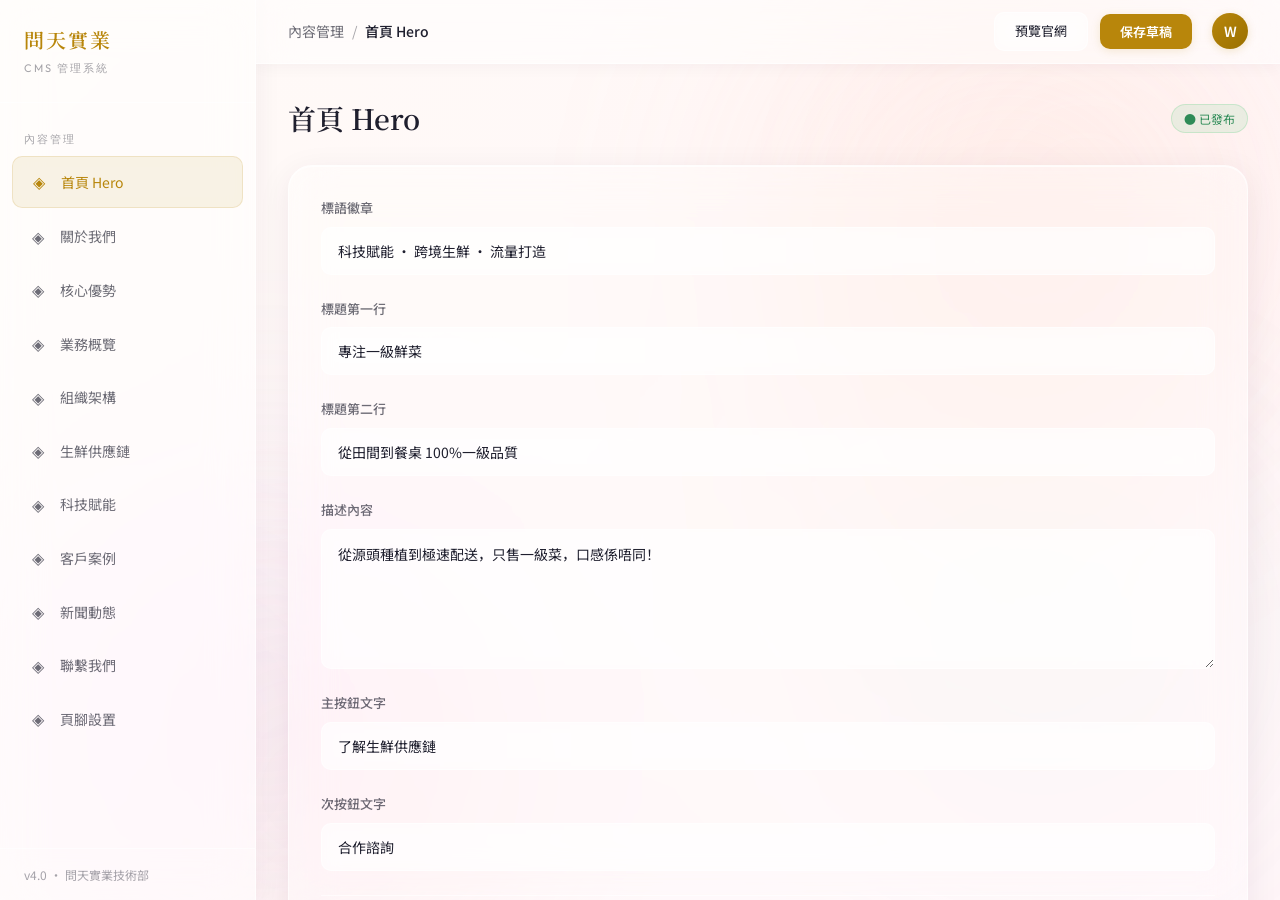
<file: admin.html>
<!DOCTYPE html>
<html lang="zh-HK">
<head>
  <meta charset="UTF-8">
  <meta name="viewport" content="width=device-width, initial-scale=1.0">
  <title>問天實業 — 後台管理系統</title>
  <link rel="preconnect" href="https://fonts.googleapis.com">
  <link rel="preconnect" href="https://fonts.gstatic.com" crossorigin>
  <link href="https://fonts.googleapis.com/css2?family=Noto+Serif+SC:wght@400;600;700&family=Noto+Sans+SC:wght@400;500;700&family=Outfit:wght@400;500;600&display=swap" rel="stylesheet">
  <link rel="stylesheet" href="css/style.css">
</head>
<body class="admin-body">

  <!-- Warm Gradient Background -->
  <div class="warm-gradient-bg">
    <div class="gradient-blob"></div>
    <div class="gradient-blob"></div>
    <div class="gradient-blob"></div>
    <div class="gradient-blob"></div>
  </div>

  <!-- Floating Glass Orbs -->
  <div class="glass-orbs">
    <div class="glass-orb"></div>
    <div class="glass-orb"></div>
    <div class="glass-orb"></div>
  </div>

  <div class="admin-layout">
    <!-- Sidebar -->
    <aside class="admin-sidebar">
      <div class="sidebar-logo">
        <div class="logo-text">問天實業</div>
        <div class="cms-label">CMS 管理系統</div>
      </div>
      <nav class="sidebar-nav">
        <div class="sidebar-section-label">內容管理</div>
        <div class="sidebar-nav-item active" data-section="hero">
          <span class="nav-icon">◈</span> 首頁 Hero
        </div>
        <div class="sidebar-nav-item" data-section="about">
          <span class="nav-icon">◈</span> 關於我們
        </div>
        <div class="sidebar-nav-item" data-section="advantages">
          <span class="nav-icon">◈</span> 核心優勢
        </div>
        <div class="sidebar-nav-item" data-section="business">
          <span class="nav-icon">◈</span> 業務概覽
        </div>
        <div class="sidebar-nav-item" data-section="org">
          <span class="nav-icon">◈</span> 組織架構
        </div>
        <div class="sidebar-nav-item" data-section="supply">
          <span class="nav-icon">◈</span> 生鮮供應鏈
        </div>
        <div class="sidebar-nav-item" data-section="tech">
          <span class="nav-icon">◈</span> 科技賦能
        </div>
        <div class="sidebar-nav-item" data-section="cases">
          <span class="nav-icon">◈</span> 客戶案例
        </div>
        <div class="sidebar-nav-item" data-section="news">
          <span class="nav-icon">◈</span> 新聞動態
        </div>
        <div class="sidebar-nav-item" data-section="contact">
          <span class="nav-icon">◈</span> 聯繫我們
        </div>
        <div class="sidebar-nav-item" data-section="footer">
          <span class="nav-icon">◈</span> 頁腳設置
        </div>
      </nav>
      <div class="sidebar-footer">
        v4.0 · 問天實業技術部
      </div>
    </aside>

    <!-- Main Area -->
    <div class="admin-main">
      <!-- Top Bar -->
      <div class="admin-topbar">
        <div class="topbar-breadcrumb">
          <span class="bc-main">內容管理</span>
          <span class="bc-sep">/</span>
          <span class="bc-current" id="bc-current">首頁 Hero</span>
        </div>
        <div class="topbar-actions">
          <a href="index.html?published=0" target="_blank" class="btn-preview">預覽官網</a>
          <button class="btn-save" id="btn-save">保存草稿</button>
          <div class="topbar-avatar">W</div>
        </div>
      </div>

      <!-- Content Area -->
      <div class="admin-content" id="admin-content">
        <!-- Content injected by admin.js -->
      </div>
    </div>
  </div>

  <!-- Toast -->
  <div class="toast" id="toast"></div>

  <script src="js/content.js"></script>
  <script src="js/admin.js"></script>
</body>
</html>
</file>
<file: css/style.css>
*,*::before,*::after{margin:0;padding:0;box-sizing:border-box}
:root{
  /* === Light Pastel Background Palette === */
  --bg-cream:#fffaf7;
  --bg-blush:#fff5f8;
  --bg-lavender:#f8f4ff;
  --bg-mint:#f4fffa;
  --bg-peach:#fff4ed;

  /* === Accent (Warm Gold on Light) === */
  --gold:#B8860B;
  --gold-light:#D4A030;
  --gold-dim:#9A7000;

  /* === Text (Dark) === */
  --text:#1f1f2e;
  --text80:rgba(31,31,46,.80);
  --text65:rgba(31,31,46,.65);
  --text50:rgba(31,31,46,.50);
  --text40:rgba(31,31,46,.40);

  --serif:"Noto Serif SC",serif;--sans:"Noto Sans SC",sans-serif;--en:"Outfit",sans-serif;

  /* === Liquid Glass (Transparent White) === */
  --glass-bg:rgba(255,255,255,.38);
  --glass-bg-hover:rgba(255,255,255,.50);
  --glass-bg-strong:rgba(255,255,255,.45);
  --glass-border:rgba(255,255,255,.60);
  --glass-border-hover:rgba(255,255,255,.75);
  --glass-blur:blur(22px) saturate(180%);
  --glass-blur-light:blur(16px) saturate(160%);
  --glass-shadow:0 8px 32px rgba(60,30,60,.08),inset 0 1px 0 rgba(255,255,255,.7);
  --glass-shadow-hover:0 12px 40px rgba(60,30,60,.12),inset 0 1px 0 rgba(255,255,255,.8);
  --glass-radius:24px;
  --glass-transition:all .45s cubic-bezier(.16,1,.3,1);
}
html{scroll-behavior:smooth}
body{
  font-family:var(--sans);
  background:linear-gradient(135deg,var(--bg-cream) 0%,var(--bg-blush) 25%,var(--bg-lavender) 50%,var(--bg-mint) 75%,var(--bg-peach) 100%);
  background-size:400% 400%;
  animation:bgShift 18s ease infinite;
  color:var(--text);
  line-height:1.6;overflow-x:hidden;
  -webkit-font-smoothing:antialiased;
  position:relative;
  min-height:100vh}
@keyframes bgShift{
  0%{background-position:0% 50%}
  50%{background-position:100% 50%}
  100%{background-position:0% 50%}
}
a{color:inherit;text-decoration:none}
img{max-width:100%;display:block}
button{font-family:inherit;cursor:pointer;border:none;background:none}
ul,ol{list-style:none}
::-webkit-scrollbar{width:6px;height:6px}
::-webkit-scrollbar-track{background:var(--bg-blush)}
::-webkit-scrollbar-thumb{background:rgba(184,134,11,.3);border-radius:3px}

/* ===== Pastel Gradient Background ===== */
.warm-gradient-bg{position:fixed;inset:0;z-index:0;overflow:hidden;pointer-events:none}
.gradient-blob{position:absolute;border-radius:50%;filter:blur(120px);opacity:.45;
  animation:blobDrift 20s ease-in-out infinite}
.gradient-blob:nth-child(1){
  width:700px;height:700px;
  background:radial-gradient(circle,rgba(255,200,180,.6),rgba(255,180,160,.25),transparent 70%);
  top:-120px;right:-80px;animation-delay:0s}
.gradient-blob:nth-child(2){
  width:650px;height:650px;
  background:radial-gradient(circle,rgba(230,200,255,.55),rgba(210,170,240,.2),transparent 70%);
  bottom:-120px;left:-60px;animation-delay:-7s;animation-duration:24s}
.gradient-blob:nth-child(3){
  width:550px;height:550px;
  background:radial-gradient(circle,rgba(180,230,210,.5),rgba(150,220,200,.2),transparent 70%);
  top:40%;left:60%;animation-delay:-14s;animation-duration:22s}
.gradient-blob:nth-child(4){
  width:500px;height:500px;
  background:radial-gradient(circle,rgba(255,220,180,.45),rgba(255,200,150,.15),transparent 70%);
  top:60%;left:5%;animation-delay:-4s;animation-duration:26s}
@keyframes blobDrift{
  0%,100%{transform:translate(0,0) scale(1)}
  20%{transform:translate(40px,-25px) scale(1.05)}
  40%{transform:translate(-15px,30px) scale(.95)}
  60%{transform:translate(-30px,-15px) scale(1.03)}
  80%{transform:translate(20px,20px) scale(.97)}
}

/* ===== Floating Glass Orbs ===== */
.glass-orbs{position:fixed;inset:0;pointer-events:none;z-index:0;overflow:hidden}
.glass-orb{position:absolute;border-radius:50%;filter:blur(100px);opacity:.25;
  animation:orbFloat 22s ease-in-out infinite}
.glass-orb:nth-child(1){
  width:550px;height:550px;
  background:radial-gradient(circle,rgba(255,210,190,.4),transparent 70%);
  top:-80px;right:-80px;animation-delay:0s}
.glass-orb:nth-child(2){
  width:450px;height:450px;
  background:radial-gradient(circle,rgba(220,190,255,.3),transparent 70%);
  bottom:-60px;left:-60px;animation-delay:-8s;animation-duration:19s}
.glass-orb:nth-child(3){
  width:380px;height:380px;
  background:radial-gradient(circle,rgba(180,230,210,.25),transparent 70%);
  top:40%;left:45%;animation-delay:-15s;animation-duration:26s}
@keyframes orbFloat{
  0%,100%{transform:translate(0,0) scale(1)}
  25%{transform:translate(35px,-20px) scale(1.05)}
  50%{transform:translate(-15px,25px) scale(.94)}
  75%{transform:translate(-25px,-12px) scale(1.03)}
}

/* ===== Header (Light Glass) ===== */
.site-header{position:fixed;top:0;left:0;right:0;z-index:100;height:80px;display:flex;align-items:center;justify-content:space-between;padding:0 60px;
  background:rgba(255,255,255,.55);
  backdrop-filter:var(--glass-blur);
  -webkit-backdrop-filter:var(--glass-blur);
  border-bottom:1px solid rgba(255,255,255,.6);
  box-shadow:0 2px 24px rgba(60,30,60,.06);
  transition:all .3s ease}
.site-header.scrolled{background:rgba(255,255,255,.85);box-shadow:0 4px 32px rgba(60,30,60,.1)}
.header-logo{font-family:var(--serif);font-weight:600;font-size:22px;color:var(--text);letter-spacing:2px;transition:var(--glass-transition)}
.header-logo:hover{color:var(--gold)}
.header-nav{display:flex;align-items:center;gap:28px}
.header-nav a{font-family:var(--sans);font-weight:400;font-size:14px;color:var(--text65);transition:var(--glass-transition);white-space:nowrap;position:relative}
.header-nav a::after{content:'';position:absolute;bottom:-4px;left:50%;transform:translateX(-50%) scaleX(0);width:18px;height:2px;background:var(--gold);border-radius:1px;transition:transform .3s cubic-bezier(.16,1,.3,1)}
.header-nav a:hover{color:var(--gold)}
.header-nav a:hover::after{transform:translateX(-50%) scaleX(1)}
.header-cta{display:inline-flex;align-items:center;justify-content:center;padding:0 24px;height:40px;
  background:var(--gold);
  color:#fff;font-family:var(--sans);font-weight:500;font-size:14px;border-radius:10px;
  transition:var(--glass-transition);
  box-shadow:0 2px 12px rgba(184,134,11,.2)}
.header-cta:hover{background:var(--gold-light);transform:translateY(-1px);box-shadow:0 4px 20px rgba(184,134,11,.3)}
.menu-toggle{display:none;flex-direction:column;gap:5px;padding:8px}
.menu-toggle span{width:24px;height:2px;background:var(--gold);border-radius:2px}

/* ===== Hero (Light Transparent Glass) ===== */
.hero{position:relative;display:flex;align-items:center;gap:60px;padding:80px 60px;min-height:720px;z-index:1}
.hero-text{flex:1;max-width:680px;display:flex;flex-direction:column;gap:24px;
  background:var(--glass-bg);
  backdrop-filter:var(--glass-blur);
  -webkit-backdrop-filter:var(--glass-blur);
  border:1px solid var(--glass-border);
  border-radius:var(--glass-radius);
  box-shadow:var(--glass-shadow);
  padding:44px;
  transition:var(--glass-transition)}
.hero-text:hover{box-shadow:var(--glass-shadow-hover)}
.hero-badge{display:inline-flex;align-items:center;align-self:flex-start;padding:8px 18px;
  background:rgba(184,134,11,.08);
  backdrop-filter:blur(12px) saturate(160%);
  -webkit-backdrop-filter:blur(12px) saturate(160%);
  border:1px solid rgba(184,134,11,.15);
  border-radius:100px;
  font-family:var(--en);font-weight:500;font-size:12px;color:var(--gold);
  box-shadow:0 2px 8px rgba(184,134,11,.06)}
.hero-title{font-family:var(--serif);font-weight:600;line-height:1.25}
.hero-title-line1{display:block;font-size:56px;color:var(--text)}
.hero-title-line2{display:block;font-size:56px;color:var(--gold)}
.hero-subtitle{font-family:var(--sans);font-weight:400;font-size:18px;color:var(--text65);line-height:32px}
.hero-cta-row{display:flex;gap:16px}
.btn-primary{display:inline-flex;align-items:center;justify-content:center;padding:14px 32px;
  background:var(--gold);
  color:#fff;font-family:var(--sans);font-weight:500;font-size:16px;border-radius:12px;
  transition:var(--glass-transition);
  box-shadow:0 2px 12px rgba(184,134,11,.2)}
.btn-primary:hover{background:var(--gold-light);transform:translateY(-2px);box-shadow:0 6px 24px rgba(184,134,11,.3)}
.btn-secondary{display:inline-flex;align-items:center;justify-content:center;padding:14px 32px;
  background:var(--glass-bg);
  backdrop-filter:blur(12px) saturate(160%);
  -webkit-backdrop-filter:blur(12px) saturate(160%);
  border:1px solid rgba(184,134,11,.25);
  color:var(--gold);font-family:var(--sans);font-weight:500;font-size:16px;border-radius:12px;
  transition:var(--glass-transition)}
.btn-secondary:hover{background:rgba(184,134,11,.08);border-color:rgba(184,134,11,.4);transform:translateY(-2px);
  box-shadow:0 4px 16px rgba(184,134,11,.1)}
.hero-visual{width:580px;height:540px;border-radius:24px;overflow:hidden;position:relative;flex-shrink:0;
  background:var(--glass-bg-strong);
  backdrop-filter:var(--glass-blur);
  -webkit-backdrop-filter:var(--glass-blur);
  border:1px solid var(--glass-border);
  box-shadow:var(--glass-shadow);
  transition:var(--glass-transition)}
.hero-visual:hover{box-shadow:var(--glass-shadow-hover)}
.hero-visual img{width:100%;height:100%;object-fit:cover}
.hero-visual-overlay{position:absolute;inset:0;background:radial-gradient(ellipse at center,rgba(255,255,255,0) 40%,rgba(255,250,247,.2) 100%)}

/* ===== Section Common ===== */
.section-header-center{text-align:center;max-width:1320px;margin:0 auto 60px;display:flex;flex-direction:column;align-items:center;gap:12px}
.section-label{font-family:var(--en);font-weight:500;font-size:12px;color:var(--gold);letter-spacing:2px;
  padding:6px 18px;
  background:rgba(184,134,11,.06);
  backdrop-filter:blur(8px) saturate(160%);
  -webkit-backdrop-filter:blur(8px) saturate(160%);
  border:1px solid rgba(184,134,11,.12);
  border-radius:100px}
.section-title-center{font-family:var(--serif);font-weight:600;font-size:40px;color:var(--text)}
.section-subtitle-center{font-family:var(--sans);font-weight:400;font-size:16px;color:var(--text65)}

/* ===== About (Light Glass) ===== */
.about{position:relative;display:flex;align-items:center;gap:80px;padding:100px 60px;max-width:1440px;margin:0 auto;z-index:1}
.about-image{width:540px;height:400px;border-radius:24px;overflow:hidden;position:relative;flex-shrink:0;
  background:var(--glass-bg-strong);
  backdrop-filter:var(--glass-blur);
  -webkit-backdrop-filter:var(--glass-blur);
  border:1px solid var(--glass-border);
  box-shadow:var(--glass-shadow);
  transition:var(--glass-transition)}
.about-image:hover{box-shadow:var(--glass-shadow-hover)}
.about-image img{width:100%;height:100%;object-fit:cover}
.about-image-overlay{position:absolute;inset:0;
  background:linear-gradient(135deg,rgba(255,255,255,0) 0%,rgba(255,255,255,.15) 100%)}
.about-text{flex:1;max-width:560px;display:flex;flex-direction:column;gap:16px;
  background:var(--glass-bg);
  backdrop-filter:var(--glass-blur-light);
  -webkit-backdrop-filter:var(--glass-blur-light);
  border:1px solid var(--glass-border);
  border-radius:var(--glass-radius);
  box-shadow:var(--glass-shadow);
  padding:40px;
  transition:var(--glass-transition)}
.about-text:hover{box-shadow:var(--glass-shadow-hover)}
.about-text .section-label{align-self:flex-start}
.about-title{font-family:var(--serif);font-weight:600;font-size:40px;color:var(--text);line-height:56px}
.about-body{font-family:var(--sans);font-weight:400;font-size:16px;color:var(--text65);line-height:30px}
.about-divider{width:60px;height:2px;background:linear-gradient(90deg,var(--gold),rgba(184,134,11,.2));margin-top:4px;border-radius:1px}

/* ===== Advantages (Light Glass Cards) ===== */
.advantages{position:relative;padding:100px 60px;max-width:1440px;margin:0 auto;z-index:1}
.advantages-grid{display:flex;gap:24px;max-width:1320px;margin:0 auto}
.advantage-card{flex:1;min-width:0;padding:36px;
  background:var(--glass-bg);
  backdrop-filter:var(--glass-blur-light);
  -webkit-backdrop-filter:var(--glass-blur-light);
  border:1px solid var(--glass-border);
  border-radius:var(--glass-radius);
  box-shadow:var(--glass-shadow);
  display:flex;flex-direction:column;gap:16px;
  transition:var(--glass-transition);
  position:relative;overflow:hidden}
.advantage-card::before{content:'';position:absolute;top:0;left:0;right:0;height:1px;
  background:linear-gradient(90deg,transparent,rgba(255,255,255,.8),transparent);opacity:0;transition:opacity .4s}
.advantage-card:hover{border-color:var(--glass-border-hover);
  transform:translateY(-6px);
  box-shadow:var(--glass-shadow-hover)}
.advantage-card:hover::before{opacity:1}
.advantage-icon{width:52px;height:52px;border-radius:14px;
  background:rgba(184,134,11,.08);
  backdrop-filter:blur(8px) saturate(160%);
  -webkit-backdrop-filter:blur(8px) saturate(160%);
  border:1px solid rgba(184,134,11,.12);
  display:flex;align-items:center;justify-content:center;font-size:22px;
  box-shadow:0 2px 8px rgba(184,134,11,.06)}
.advantage-icon-svg{width:24px;height:24px;object-fit:contain}
.advantage-card h3{font-family:var(--serif);font-weight:600;font-size:22px;color:var(--text)}
.advantage-card p{font-family:var(--sans);font-weight:400;font-size:15px;color:var(--text65);line-height:26px}

/* ===== Products (Light Glass Cards) ===== */
.products{position:relative;padding:100px 60px;max-width:1440px;margin:0 auto;z-index:1}
.products-grid{display:flex;gap:20px;max-width:1320px;margin:0 auto}
.products-col{flex:1;display:flex;flex-direction:column;gap:20px}
.product-card{display:flex;height:200px;
  background:var(--glass-bg);
  backdrop-filter:var(--glass-blur-light);
  -webkit-backdrop-filter:var(--glass-blur-light);
  border:1px solid var(--glass-border);
  border-radius:var(--glass-radius);
  overflow:hidden;
  transition:var(--glass-transition);
  box-shadow:var(--glass-shadow)}
.product-card:hover{transform:translateY(-4px);
  border-color:var(--glass-border-hover);
  box-shadow:var(--glass-shadow-hover)}
.product-img{width:200px;height:200px;flex-shrink:0;
  background:var(--glass-bg-strong);
  position:relative;overflow:hidden}
.product-img::after{content:'';position:absolute;inset:0;
  background:linear-gradient(135deg,rgba(255,255,255,.1) 0%,transparent 50%);
  pointer-events:none}
.product-img img{width:100%;height:100%;object-fit:cover}
.product-content{flex:1;padding:28px;display:flex;flex-direction:column;gap:10px}
.product-content h3{font-family:var(--serif);font-weight:600;font-size:22px;color:var(--text)}
.product-content p{font-family:var(--sans);font-weight:400;font-size:14px;color:var(--text65);line-height:24px}

/* ===== Cases (Light Glass Stats) ===== */
.cases{position:relative;padding:100px 60px;max-width:1440px;margin:0 auto;z-index:1}
.stats-row{display:flex;justify-content:space-evenly;max-width:1320px;margin:0 auto;
  background:var(--glass-bg);
  backdrop-filter:var(--glass-blur);
  -webkit-backdrop-filter:var(--glass-blur);
  border:1px solid var(--glass-border);
  border-radius:var(--glass-radius);
  box-shadow:var(--glass-shadow);
  padding:48px 24px}
.stat-item{display:flex;flex-direction:column;align-items:center;gap:8px}
.stat-number{font-family:var(--serif);font-weight:600;font-size:48px;color:var(--gold)}
.stat-label{font-family:var(--sans);font-weight:400;font-size:14px;color:var(--text65)}

/* ===== News (Light Glass Cards) ===== */
.news{position:relative;padding:100px 60px;max-width:1440px;margin:0 auto;z-index:1}
.news-grid{display:flex;gap:24px;max-width:1320px;margin:0 auto}
.news-card{flex:1;min-width:0;
  background:var(--glass-bg);
  backdrop-filter:var(--glass-blur-light);
  -webkit-backdrop-filter:var(--glass-blur-light);
  border:1px solid var(--glass-border);
  border-radius:var(--glass-radius);
  overflow:hidden;display:flex;flex-direction:column;gap:16px;
  transition:var(--glass-transition);
  box-shadow:var(--glass-shadow)}
.news-card:hover{transform:translateY(-6px);
  border-color:var(--glass-border-hover);
  box-shadow:var(--glass-shadow-hover)}
.news-img{width:100%;height:200px;
  background:var(--glass-bg-strong);
  position:relative;overflow:hidden}
.news-img::after{content:'';position:absolute;inset:0;
  background:linear-gradient(to bottom,transparent 60%,rgba(255,250,247,.2) 100%);
  pointer-events:none}
.news-img img{width:100%;height:100%;object-fit:cover}
.news-content{padding:0 24px 24px;display:flex;flex-direction:column;gap:10px}
.news-date{font-family:var(--en);font-weight:400;font-size:12px;color:var(--gold)}
.news-content h3{font-family:var(--sans);font-weight:600;font-size:18px;color:var(--text)}
.news-content p{font-family:var(--sans);font-weight:400;font-size:14px;color:var(--text65);line-height:24px}

/* ===== Contact (Light Glass) ===== */
.contact{position:relative;padding:100px 60px;max-width:1440px;margin:0 auto;z-index:1}
.contact-body{display:flex;align-items:flex-start;gap:60px;max-width:1320px;margin:0 auto}
.contact-info{width:480px;flex-shrink:0;display:flex;flex-direction:column;gap:24px;
  background:var(--glass-bg);
  backdrop-filter:var(--glass-blur-light);
  -webkit-backdrop-filter:var(--glass-blur-light);
  border:1px solid var(--glass-border);
  border-radius:var(--glass-radius);
  box-shadow:var(--glass-shadow);
  padding:36px}
.contact-info-item{display:flex;align-items:center;gap:16px}
.contact-info-icon{width:52px;height:52px;flex-shrink:0;border-radius:14px;
  background:rgba(184,134,11,.08);
  backdrop-filter:blur(8px) saturate(160%);
  -webkit-backdrop-filter:blur(8px) saturate(160%);
  border:1px solid rgba(184,134,11,.12);
  display:flex;align-items:center;justify-content:center;font-size:20px;
  box-shadow:0 2px 8px rgba(184,134,11,.06)}
.contact-info-icon-svg{width:24px;height:24px;object-fit:contain}
.contact-info-text{display:flex;flex-direction:column;gap:4px}
.contact-info-label{font-family:var(--en);font-weight:500;font-size:12px;color:var(--gold)}
.contact-info-value{font-family:var(--sans);font-weight:400;font-size:18px;color:var(--text)}
.contact-form-wrapper{flex:1;max-width:580px;
  background:var(--glass-bg);
  backdrop-filter:var(--glass-blur);
  -webkit-backdrop-filter:var(--glass-blur);
  border:1px solid var(--glass-border);
  border-radius:var(--glass-radius);
  box-shadow:var(--glass-shadow);
  padding:36px;display:flex;flex-direction:column;gap:20px;
  transition:var(--glass-transition)}
.contact-form-wrapper:hover{box-shadow:var(--glass-shadow-hover)}
.contact-form-title{font-family:var(--serif);font-weight:600;font-size:22px;color:var(--text)}
.contact-form{display:flex;flex-direction:column;gap:20px}
.form-input{width:100%;height:48px;padding:0 16px;
  background:rgba(255,255,255,.5);
  backdrop-filter:blur(8px);
  -webkit-backdrop-filter:blur(8px);
  border:1px solid var(--glass-border);
  border-radius:12px;color:var(--text);font-family:var(--sans);font-size:15px;
  transition:var(--glass-transition)}
.form-input:focus{outline:none;border-color:rgba(184,134,11,.35);
  background:rgba(255,255,255,.7);
  box-shadow:0 0 0 3px rgba(184,134,11,.08)}
.form-input::placeholder{color:var(--text40)}
.form-textarea{width:100%;height:120px;padding:16px;
  background:rgba(255,255,255,.5);
  backdrop-filter:blur(8px);
  -webkit-backdrop-filter:blur(8px);
  border:1px solid var(--glass-border);
  border-radius:12px;color:var(--text);font-family:var(--sans);font-size:15px;resize:vertical;
  transition:var(--glass-transition)}
.form-textarea:focus{outline:none;border-color:rgba(184,134,11,.35);
  background:rgba(255,255,255,.7);
  box-shadow:0 0 0 3px rgba(184,134,11,.08)}
.form-textarea::placeholder{color:var(--text40)}
.form-submit{width:100%;height:48px;
  background:var(--gold);
  color:#fff;font-family:var(--sans);font-weight:500;font-size:16px;border-radius:12px;
  transition:var(--glass-transition);
  box-shadow:0 2px 12px rgba(184,134,11,.2)}
.form-submit:hover{background:var(--gold-light);transform:translateY(-2px);
  box-shadow:0 6px 24px rgba(184,134,11,.3)}
.form-submit:disabled{opacity:.6;cursor:not-allowed}

/* ===== Footer (Light Glass) ===== */
.site-footer{
  background:var(--glass-bg);
  backdrop-filter:var(--glass-blur);
  -webkit-backdrop-filter:var(--glass-blur);
  border-top:1px solid var(--glass-border)}
.footer-main{display:flex;gap:60px;padding:60px 60px 0;max-width:1440px;margin:0 auto}
.footer-brand{width:320px;flex-shrink:0;display:flex;flex-direction:column;gap:16px}
.footer-logo{font-family:var(--serif);font-weight:600;font-size:24px;color:var(--text)}
.footer-tagline{font-family:var(--sans);font-weight:400;font-size:14px;color:var(--text50);line-height:24px}
.footer-nav{flex:1;display:flex;flex-direction:column;gap:16px}
.footer-nav-title{font-family:var(--en);font-weight:600;font-size:14px;color:var(--gold)}
.footer-nav a{font-family:var(--sans);font-weight:400;font-size:14px;color:var(--text65);transition:var(--glass-transition)}
.footer-nav a:hover{color:var(--gold)}
.footer-bottom{padding:20px 60px;border-top:1px solid var(--glass-border);margin-top:24px}
.footer-copyright{font-family:var(--en);font-weight:400;font-size:12px;color:var(--text40)}

/* ===== Toast ===== */
.toast{position:fixed;bottom:32px;left:50%;transform:translateX(-50%) translateY(100px);padding:12px 32px;
  background:var(--gold);
  color:#fff;font-size:14px;font-weight:500;border-radius:10px;
  box-shadow:0 4px 24px rgba(184,134,11,.25);
  z-index:9999;opacity:0;transition:all .3s}
.toast.show{transform:translateX(-50%) translateY(0);opacity:1}

/* ===== Responsive ===== */
@media(max-width:1024px){
  .hero{flex-direction:column;padding:120px 32px 60px;gap:40px}
  .hero-text{padding:28px}
  .hero-visual{width:100%;max-width:580px;height:auto;aspect-ratio:580/540}
  .hero-title-line1,.hero-title-line2{font-size:40px}
  .about{flex-direction:column;padding:64px 32px;gap:40px}
  .about-image{width:100%;max-width:540px;height:auto;aspect-ratio:540/400}
  .about-text{padding:28px}
  .about-title{font-size:32px;line-height:48px}
  .advantages,.products,.cases,.news,.contact{padding:64px 32px}
  .advantages-grid,.products-grid,.news-grid{flex-direction:column}
  .stats-row{flex-wrap:wrap;gap:32px;padding:36px 20px}
  .contact-body{flex-direction:column;gap:40px}
  .contact-info{width:100%;padding:28px}
  .contact-form-wrapper{padding:28px}
  .header-nav{display:none;position:fixed;top:80px;left:0;right:0;flex-direction:column;
    background:rgba(255,255,255,.92);
    backdrop-filter:var(--glass-blur);
    -webkit-backdrop-filter:var(--glass-blur);
    padding:24px;gap:20px;border-bottom:1px solid var(--glass-border)}
  .header-nav.mobile-open{display:flex}
  .menu-toggle{display:flex}
  .header-cta{display:none}
  .footer-main{flex-direction:column;padding:48px 32px 0}
  .footer-brand{width:100%}
}
@media(max-width:640px){
  .hero{padding:100px 20px 48px}
  .hero-text{padding:24px}
  .hero-title-line1,.hero-title-line2{font-size:28px}
  .hero-subtitle{font-size:15px;line-height:28px}
  .about{padding:48px 20px}
  .about-text{padding:20px}
  .about-title{font-size:28px;line-height:42px}
  .advantages,.products,.cases,.news,.contact{padding:48px 20px}
  .section-title-center{font-size:28px}
  .site-header{padding:0 20px}
  .footer-main{padding:32px 20px 0}
  .footer-bottom{padding:16px 20px}
  .stats-row{gap:24px;padding:28px 16px}
  .stat-number{font-size:36px}
  .contact-info{padding:20px}
  .contact-form-wrapper{padding:20px}
}

/* ===== Smooth Section Transitions ===== */
section{position:relative;z-index:1}

/* ===== CMS Admin (Light Glass) ===== */
.admin-body{overflow:hidden}
.admin-layout{display:flex;height:100vh}
.admin-sidebar{width:256px;min-width:256px;
  background:rgba(255,255,255,.6);
  backdrop-filter:var(--glass-blur);
  -webkit-backdrop-filter:var(--glass-blur);
  border-right:1px solid var(--glass-border);
  box-shadow:2px 0 24px rgba(60,30,60,.06);
  display:flex;flex-direction:column;overflow-y:auto}
.sidebar-logo{padding:24px;border-bottom:1px solid var(--glass-border)}
.sidebar-logo .logo-text{font-family:var(--serif);font-weight:600;font-size:20px;color:var(--gold);letter-spacing:2px}
.sidebar-logo .cms-label{font-family:var(--en);font-size:11px;color:var(--text40);letter-spacing:2px;margin-top:4px}
.sidebar-nav{flex:1;padding:16px 12px}
.sidebar-section-label{font-family:var(--en);font-size:11px;color:var(--text40);letter-spacing:2px;padding:12px 12px 8px;text-transform:uppercase}
.sidebar-nav-item{display:flex;align-items:center;gap:12px;padding:12px 16px;border-radius:10px;font-size:14px;color:var(--text65);cursor:pointer;transition:var(--glass-transition);margin-bottom:4px}
.sidebar-nav-item:hover{background:var(--glass-bg);backdrop-filter:blur(8px);-webkit-backdrop-filter:blur(8px);color:var(--text)}
.sidebar-nav-item.active{background:rgba(184,134,11,.1);backdrop-filter:blur(8px);-webkit-backdrop-filter:blur(8px);border:1px solid rgba(184,134,11,.15);color:var(--gold)}
.sidebar-nav-item .nav-icon{width:20px;text-align:center;font-size:16px}
.sidebar-footer{padding:16px 24px;border-top:1px solid var(--glass-border);font-size:12px;color:var(--text40)}
.admin-main{flex:1;display:flex;flex-direction:column;overflow:hidden}
.admin-topbar{height:64px;min-height:64px;display:flex;align-items:center;justify-content:space-between;padding:0 32px;
  background:rgba(255,255,255,.55);
  backdrop-filter:var(--glass-blur);
  -webkit-backdrop-filter:var(--glass-blur);
  border-bottom:1px solid var(--glass-border);
  box-shadow:0 1px 16px rgba(60,30,60,.05)}
.topbar-breadcrumb{display:flex;align-items:center;gap:8px;font-size:14px}
.topbar-breadcrumb .bc-main{color:var(--text65)}
.topbar-breadcrumb .bc-sep{color:var(--text40)}
.topbar-breadcrumb .bc-current{color:var(--text);font-weight:500}
.topbar-actions{display:flex;align-items:center;gap:12px}
.btn-preview{padding:8px 20px;font-size:13px;color:var(--text);
  background:var(--glass-bg);backdrop-filter:blur(8px);-webkit-backdrop-filter:blur(8px);
  border:1px solid var(--glass-border);border-radius:10px;transition:var(--glass-transition)}
.btn-preview:hover{border-color:rgba(184,134,11,.28);color:var(--gold);background:rgba(184,134,11,.06)}
.btn-save{padding:8px 20px;font-size:13px;color:#fff;
  background:var(--gold);
  border-radius:10px;font-weight:600;transition:var(--glass-transition);
  box-shadow:0 2px 10px rgba(184,134,11,.15)}
.btn-save:hover{background:var(--gold-light);box-shadow:0 4px 18px rgba(184,134,11,.25)}
.topbar-avatar{width:36px;height:36px;border-radius:50%;background:linear-gradient(135deg,var(--gold),var(--gold-dim));display:flex;align-items:center;justify-content:center;font-size:14px;font-weight:600;color:#fff;margin-left:8px;box-shadow:0 2px 8px rgba(184,134,11,.18)}
.admin-content{flex:1;overflow-y:auto;padding:32px;display:flex;flex-direction:column;gap:24px}
.admin-section-header{display:flex;align-items:center;justify-content:space-between}
.admin-section-title{font-family:var(--serif);font-weight:600;font-size:28px;color:var(--text)}
.admin-status-row{display:flex;align-items:center;gap:12px;font-size:12px}
.status-badge{padding:4px 12px;background:rgba(80,200,120,.12);color:#2E8B57;border-radius:100px;border:1px solid rgba(80,200,120,.22);backdrop-filter:blur(8px);-webkit-backdrop-filter:blur(8px)}
.status-update{color:var(--text40)}
.form-card{background:var(--glass-bg);backdrop-filter:var(--glass-blur);-webkit-backdrop-filter:var(--glass-blur);border:1px solid var(--glass-border);border-radius:var(--glass-radius);box-shadow:var(--glass-shadow);padding:32px;display:flex;flex-direction:column;gap:24px;transition:var(--glass-transition)}
.form-card:hover{box-shadow:var(--glass-shadow-hover)}
.form-field{display:flex;flex-direction:column;gap:8px}
.form-label{font-size:13px;color:var(--text65);font-weight:500}
.form-input,.form-textarea{width:100%;padding:12px 16px;background:rgba(255,255,255,.5);backdrop-filter:blur(8px);-webkit-backdrop-filter:blur(8px);border:1px solid var(--glass-border);border-radius:10px;color:var(--text);font-family:var(--sans);font-size:14px;transition:var(--glass-transition)}
.form-input:focus,.form-textarea:focus{outline:none;border-color:rgba(184,134,11,.35);background:rgba(255,255,255,.7);box-shadow:0 0 0 3px rgba(184,134,11,.08)}
.form-textarea{min-height:140px;resize:vertical;line-height:1.8}
.form-input::placeholder,.form-textarea::placeholder{color:var(--text40)}
.image-section-label{font-size:15px;font-weight:600;color:var(--text);padding-top:8px;border-top:1px solid var(--glass-border)}
.image-row{display:flex;gap:16px}
.image-card{flex:1;background:var(--glass-bg);backdrop-filter:blur(8px);-webkit-backdrop-filter:blur(8px);border:1px solid var(--glass-border);border-radius:14px;overflow:hidden;box-shadow:0 4px 16px rgba(60,30,60,.05)}
.image-card .image-preview{aspect-ratio:16/9;background:rgba(255,255,255,.3);display:flex;align-items:center;justify-content:center;overflow:hidden;position:relative}
.image-card .image-preview::after{content:'';position:absolute;inset:0;background:linear-gradient(135deg,rgba(255,255,255,.1) 0%,transparent 50%);pointer-events:none}
.image-card .image-preview img{width:100%;height:100%;object-fit:cover}
.image-card .image-placeholder{color:var(--text40);font-size:13px}
.image-card .image-info{padding:12px 16px;display:flex;align-items:center;justify-content:space-between;border-top:1px solid var(--glass-border)}
.image-card .image-name{font-size:13px;color:var(--text65)}
.btn-replace{padding:6px 16px;font-size:12px;color:var(--gold);background:rgba(184,134,11,.08);border:1px solid rgba(184,134,11,.2);border-radius:8px;transition:var(--glass-transition)}
.btn-replace:hover{background:rgba(184,134,11,.14);border-color:rgba(184,134,11,.35)}
.image-upload-area{flex:1;min-height:176px;background:var(--glass-bg);backdrop-filter:blur(8px);-webkit-backdrop-filter:blur(8px);border:1px dashed var(--glass-border);border-radius:14px;display:flex;flex-direction:column;align-items:center;justify-content:center;gap:8px;cursor:pointer;transition:var(--glass-transition)}
.image-upload-area:hover{border-color:rgba(184,134,11,.28);background:rgba(184,134,11,.04)}
.image-upload-area .upload-icon{font-size:28px;color:var(--text40)}
.image-upload-area .upload-text{font-size:14px;color:var(--text80)}
.image-upload-area .upload-hint{font-size:12px;color:var(--text40)}
.action-bar{display:flex;align-items:center;justify-content:space-between;padding:20px 32px;background:var(--glass-bg);backdrop-filter:var(--glass-blur-light);-webkit-backdrop-filter:var(--glass-blur-light);border:1px solid var(--glass-border);border-radius:var(--glass-radius);box-shadow:var(--glass-shadow)}
.action-left{display:flex;align-items:center;gap:16px}
.btn-reset{padding:8px 20px;font-size:13px;color:var(--text65);background:var(--glass-bg);backdrop-filter:blur(8px);-webkit-backdrop-filter:blur(8px);border:1px solid var(--glass-border);border-radius:8px;transition:var(--glass-transition)}
.btn-reset:hover{color:var(--text);border-color:var(--glass-border-hover)}
.char-count{font-size:12px;color:var(--text40)}
.action-right{display:flex;gap:12px}
.btn-cancel{padding:10px 24px;font-size:14px;color:var(--text65);background:var(--glass-bg);backdrop-filter:blur(8px);-webkit-backdrop-filter:blur(8px);border:1px solid var(--glass-border);border-radius:10px;transition:var(--glass-transition)}
.btn-cancel:hover{color:var(--text);border-color:var(--glass-border-hover)}
.btn-publish{padding:10px 28px;font-size:14px;color:#fff;background:var(--gold);border-radius:10px;font-weight:600;transition:var(--glass-transition);box-shadow:0 2px 10px rgba(184,134,11,.12)}
.btn-publish:hover{background:var(--gold-light);box-shadow:0 4px 22px rgba(184,134,11,.2)}
.preview-card{background:var(--glass-bg);backdrop-filter:var(--glass-blur-light);-webkit-backdrop-filter:var(--glass-blur-light);border:1px solid var(--glass-border);border-radius:var(--glass-radius);box-shadow:var(--glass-shadow);padding:24px;display:flex;flex-direction:column;gap:16px}
.preview-card .preview-title{font-size:16px;font-weight:600;color:var(--gold)}
.preview-inner{background:rgba(255,255,255,.35);backdrop-filter:blur(8px);-webkit-backdrop-filter:blur(8px);border:1px solid var(--glass-border);border-radius:14px;padding:24px;display:flex;flex-direction:column;gap:12px;min-height:220px}
.preview-label{font-family:var(--serif);font-weight:700;font-size:20px;color:var(--text)}
.preview-subtitle{font-size:13px;color:var(--text65)}
.preview-body{font-size:13px;color:var(--text65);line-height:1.8}
@media(max-width:640px){.admin-sidebar{width:200px;min-width:200px}.admin-content{padding:20px}.image-row{flex-direction:column}}

/* ===== Hero Carousel ===== */
.hero-carousel{position:relative;padding:80px 0 60px;min-height:720px;z-index:1;overflow:hidden}
.carousel-container{position:relative;width:100%;max-width:1440px;margin:0 auto;padding:0 60px}
.carousel-slide{display:none;align-items:center;gap:60px;animation:fadeSlideIn .6s cubic-bezier(.16,1,.3,1)}
.carousel-slide.active{display:flex}
@keyframes fadeSlideIn{from{opacity:0;transform:translateY(20px)}to{opacity:1;transform:translateY(0)}}
.carousel-dots{display:flex;justify-content:center;gap:10px;margin-top:32px}
.carousel-dot{width:10px;height:10px;border-radius:50%;background:rgba(184,134,11,.2);transition:var(--glass-transition);cursor:pointer;border:none}
.carousel-dot.active{background:var(--gold);width:28px;border-radius:5px}
.carousel-arrow{position:absolute;top:50%;transform:translateY(-50%);width:48px;height:48px;border-radius:50%;
  background:var(--glass-bg);backdrop-filter:blur(12px);-webkit-backdrop-filter:blur(12px);
  border:1px solid var(--glass-border);display:flex;align-items:center;justify-content:center;
  font-size:18px;color:var(--gold);cursor:pointer;transition:var(--glass-transition);
  z-index:10;box-shadow:var(--glass-shadow)}
.carousel-arrow:hover{background:rgba(184,134,11,.06);border-color:rgba(184,134,11,.3);transform:translateY(-50%) scale(1.05)}
.carousel-prev{left:12px}
.carousel-next{right:12px}

/* ===== Business Overview ===== */
.business-overview{position:relative;padding:100px 60px;max-width:1440px;margin:0 auto;z-index:1}
.biz-grid{display:flex;gap:28px;max-width:1320px;margin:0 auto}
.biz-card{flex:1;padding:40px;
  background:var(--glass-bg);backdrop-filter:var(--glass-blur-light);-webkit-backdrop-filter:var(--glass-blur-light);
  border:1px solid var(--glass-border);border-radius:var(--glass-radius);
  box-shadow:var(--glass-shadow);display:flex;flex-direction:column;gap:20px;
  transition:var(--glass-transition);position:relative;overflow:hidden}
.biz-card:hover{transform:translateY(-6px);border-color:var(--glass-border-hover);box-shadow:var(--glass-shadow-hover)}
.biz-card-icon{font-size:44px}
.biz-card h3{font-family:var(--serif);font-weight:600;font-size:26px;color:var(--text)}
.biz-card-tagline{font-family:var(--en);font-weight:500;font-size:13px;color:var(--gold);letter-spacing:1px}
.biz-card p{font-family:var(--sans);font-weight:400;font-size:15px;color:var(--text65);line-height:28px}
.biz-card-features{display:flex;flex-wrap:wrap;gap:8px}
.biz-card-features span{padding:6px 14px;font-size:12px;background:rgba(184,134,11,.06);
  backdrop-filter:blur(8px);-webkit-backdrop-filter:blur(8px);
  border:1px solid rgba(184,134,11,.1);border-radius:100px;color:var(--gold)}
.biz-card-link{display:inline-flex;align-items:center;gap:6px;font-size:14px;color:var(--gold);font-weight:500;
  transition:var(--glass-transition)}
.biz-card-link:hover{gap:12px;color:var(--gold-light)}

/* ===== About Culture ===== */
.about-culture{padding:16px 0 0;font-family:var(--sans);font-weight:400;font-size:16px;color:var(--gold);
  line-height:30px;border-top:1px solid rgba(184,134,11,.1);margin-top:4px}

/* ===== Org Chart ===== */
.org-chart{position:relative;padding:80px 60px;max-width:1440px;margin:0 auto;z-index:1}
.org-diagram{display:flex;align-items:center;justify-content:center;gap:0;max-width:1000px;margin:40px auto 0;
  background:var(--glass-bg);backdrop-filter:var(--glass-blur);-webkit-backdrop-filter:var(--glass-blur);
  border:1px solid var(--glass-border);border-radius:var(--glass-radius);
  box-shadow:var(--glass-shadow);padding:48px;flex-wrap:wrap}
.org-node{flex:1;min-width:260px;text-align:center;display:flex;flex-direction:column;align-items:center;gap:12px;
  padding:32px 24px;background:rgba(255,255,255,.3);backdrop-filter:blur(8px);-webkit-backdrop-filter:blur(8px);
  border:1px solid var(--glass-border);border-radius:20px;transition:var(--glass-transition)}
.org-node:hover{transform:translateY(-4px);box-shadow:var(--glass-shadow-hover);border-color:var(--glass-border-hover)}
.org-node-icon{font-size:40px}
.org-node-title{font-family:var(--serif);font-weight:600;font-size:22px;color:var(--text)}
.org-node-desc{font-family:var(--sans);font-size:14px;color:var(--text65);line-height:22px}
.org-connector{display:flex;flex-direction:column;align-items:center;gap:0;padding:0 20px;min-width:120px}
.org-connector-line{width:2px;height:30px;background:linear-gradient(180deg,var(--gold),rgba(184,134,11,.2));border-radius:1px}
.org-connector-badge{font-family:var(--serif);font-weight:600;font-size:16px;color:var(--gold);
  padding:8px 20px;background:rgba(184,134,11,.08);
  backdrop-filter:blur(8px);-webkit-backdrop-filter:blur(8px);
  border:1px solid rgba(184,134,11,.15);border-radius:100px}

/* ===== Certifications ===== */
.certifications{position:relative;padding:80px 60px;max-width:1440px;margin:0 auto;z-index:1}
.cert-grid{display:flex;gap:24px;max-width:1320px;margin:40px auto 0}
.cert-card{flex:1;display:flex;flex-direction:column;align-items:center;gap:12px;padding:32px 20px;
  background:var(--glass-bg);backdrop-filter:var(--glass-blur-light);-webkit-backdrop-filter:var(--glass-blur-light);
  border:1px solid var(--glass-border);border-radius:var(--glass-radius);
  box-shadow:var(--glass-shadow);transition:var(--glass-transition);text-align:center}
.cert-card:hover{transform:translateY(-6px);border-color:rgba(184,134,11,.2);box-shadow:var(--glass-shadow-hover)}
.cert-icon{font-size:36px}
.cert-name{font-family:var(--serif);font-weight:600;font-size:16px;color:var(--text)}
.cert-code{font-family:var(--en);font-weight:600;font-size:18px;color:var(--gold);
  padding:4px 14px;background:rgba(184,134,11,.06);border-radius:8px}
.cert-desc{font-family:var(--sans);font-size:13px;color:var(--text65);line-height:22px}

/* ===== Supply Chain ===== */
.supply-chain{position:relative;padding:100px 60px;max-width:1440px;margin:0 auto;z-index:1}

/* Grading Table */
.grading-section{margin-top:60px}
.grading-header{text-align:center;margin-bottom:36px}
.grading-header h3{font-family:var(--serif);font-weight:600;font-size:28px;color:var(--text);margin-bottom:8px}
.grading-header p{font-family:var(--sans);font-size:15px;color:var(--text65)}
.grading-table-wrapper{max-width:1100px;margin:0 auto;overflow-x:auto;
  background:var(--glass-bg);backdrop-filter:var(--glass-blur);-webkit-backdrop-filter:var(--glass-blur);
  border:1px solid var(--glass-border);border-radius:var(--glass-radius);
  box-shadow:var(--glass-shadow);padding:4px}
.grading-table{width:100%;border-collapse:collapse;font-family:var(--sans)}
.grading-table thead th{padding:16px 20px;font-size:15px;font-weight:600;text-align:left;
  background:rgba(255,255,255,.4);backdrop-filter:blur(8px);-webkit-backdrop-filter:blur(8px)}
.grading-table thead th:first-child{color:var(--text);border-radius:20px 0 0 0}
.grade1-header{color:#2E8B57 !important;border-radius:0 20px 0 0}
.grade2-header{color:var(--text65)}
.grading-table tbody td{padding:14px 20px;font-size:14px;border-bottom:1px solid rgba(184,134,11,.06);color:var(--text80)}
.grading-table tbody tr:hover{background:rgba(184,134,11,.03)}
.grading-table tbody tr:last-child td{border-bottom:none}
.grade1-cell{color:#2E8B57;font-weight:500}
.grade2-cell{color:var(--text50)}

/* SC Products */
.sc-products-section{margin-top:80px}
.sc-products-header{text-align:center;margin-bottom:36px}
.sc-products-header h3{font-family:var(--serif);font-weight:600;font-size:28px;color:var(--text);margin-bottom:8px}
.sc-products-header p{font-family:var(--sans);font-size:15px;color:var(--text65)}
.sc-products-grid{display:flex;gap:24px;max-width:1320px;margin:0 auto}
.sc-product-card{flex:1;display:flex;flex-direction:column;
  background:var(--glass-bg);backdrop-filter:var(--glass-blur-light);-webkit-backdrop-filter:var(--glass-blur-light);
  border:1px solid var(--glass-border);border-radius:var(--glass-radius);
  box-shadow:var(--glass-shadow);overflow:hidden;transition:var(--glass-transition)}
.sc-product-card:hover{transform:translateY(-6px);border-color:var(--glass-border-hover);box-shadow:var(--glass-shadow-hover)}
.sc-product-img{height:180px;overflow:hidden;position:relative}
.sc-product-img img{width:100%;height:100%;object-fit:cover;transition:transform .6s cubic-bezier(.16,1,.3,1)}
.sc-product-card:hover .sc-product-img img{transform:scale(1.05)}
.sc-product-body{padding:24px;display:flex;flex-direction:column;gap:10px}
.sc-product-icon{font-size:28px}
.sc-product-body h4{font-family:var(--serif);font-weight:600;font-size:20px;color:var(--text)}
.sc-product-body p{font-family:var(--sans);font-size:14px;color:var(--text65);line-height:24px}

/* Timeline */
.timeline-section{margin-top:80px}
.timeline-header{text-align:center;margin-bottom:48px}
.timeline-header h3{font-family:var(--serif);font-weight:600;font-size:28px;color:var(--text);margin-bottom:8px}
.timeline-header p{font-family:var(--sans);font-size:15px;color:var(--text65)}
.timeline-track{display:flex;gap:12px;max-width:1320px;margin:0 auto;overflow-x:auto;padding:20px 0}
.timeline-step{flex:1;min-width:180px;display:flex;flex-direction:column;align-items:center;position:relative}
.timeline-step:not(:last-child)::after{content:'';position:absolute;top:40px;left:calc(50% + 30px);width:calc(100% - 40px);height:2px;
  background:linear-gradient(90deg,var(--gold),rgba(184,134,11,.1));z-index:0}
.timeline-dot{width:56px;height:56px;border-radius:50%;
  background:var(--glass-bg);backdrop-filter:blur(12px);-webkit-backdrop-filter:blur(12px);
  border:2px solid var(--gold);display:flex;align-items:center;justify-content:center;
  font-size:22px;z-index:1;margin-bottom:16px;transition:var(--glass-transition)}
.timeline-step:hover .timeline-dot{transform:scale(1.1);box-shadow:0 4px 16px rgba(184,134,11,.15)}
.timeline-card{width:100%;
  background:var(--glass-bg);backdrop-filter:var(--glass-blur-light);-webkit-backdrop-filter:var(--glass-blur-light);
  border:1px solid var(--glass-border);border-radius:16px;
  padding:16px;display:flex;flex-direction:column;gap:6px;text-align:center;
  transition:var(--glass-transition)}
.timeline-step:hover .timeline-card{border-color:rgba(184,134,11,.2);box-shadow:var(--glass-shadow-hover)}
.tc-title{font-family:var(--serif);font-weight:600;font-size:16px;color:var(--text)}
.tc-desc{font-family:var(--sans);font-size:12px;color:var(--text65);line-height:18px}
.tc-location{font-family:var(--sans);font-size:11px;color:var(--gold)}

/* ===== Tech Empowerment ===== */
.tech-empowerment{position:relative;padding:100px 60px;max-width:1440px;margin:0 auto;z-index:1}
.tech-services-grid{display:flex;gap:24px;max-width:1320px;margin:0 auto}
.tech-service-card{flex:1;display:flex;flex-direction:column;gap:16px;padding:36px;
  background:var(--glass-bg);backdrop-filter:var(--glass-blur-light);-webkit-backdrop-filter:var(--glass-blur-light);
  border:1px solid var(--glass-border);border-radius:var(--glass-radius);
  box-shadow:var(--glass-shadow);transition:var(--glass-transition)}
.tech-service-card:hover{transform:translateY(-6px);border-color:var(--glass-border-hover);box-shadow:var(--glass-shadow-hover)}
.tsc-icon{font-size:40px}
.tech-service-card h3{font-family:var(--serif);font-weight:600;font-size:22px;color:var(--text)}
.tech-service-card>p{font-family:var(--sans);font-size:15px;color:var(--text65);line-height:26px;flex:1}
.tsc-features{display:flex;flex-wrap:wrap;gap:8px}
.tsc-features span{padding:6px 14px;font-size:12px;background:rgba(184,134,11,.06);
  backdrop-filter:blur(8px);-webkit-backdrop-filter:blur(8px);
  border:1px solid rgba(184,134,11,.1);border-radius:100px;color:var(--gold)}
.tsc-platforms{display:flex;gap:12px;padding-top:12px;border-top:1px solid rgba(184,134,11,.08);flex-wrap:wrap}
.platform-icon{display:flex;align-items:center;gap:6px;padding:8px 14px;
  background:rgba(255,255,255,.4);backdrop-filter:blur(8px);-webkit-backdrop-filter:blur(8px);
  border:1px solid var(--glass-border);border-radius:10px;font-size:12px;color:var(--text65);
  transition:var(--glass-transition)}
.platform-icon:hover{border-color:rgba(184,134,11,.25);color:var(--gold);transform:translateY(-2px)}
.platform-icon svg{flex-shrink:0}
.tech-cta-row{text-align:center;margin-top:48px}
.tech-cta-row .btn-primary{font-size:17px;padding:16px 40px}

/* ===== Updated Contact ===== */
.contact-locations{display:flex;gap:24px;max-width:1320px;margin:0 auto 40px}
.location-card{flex:1;padding:32px;
  background:var(--glass-bg);backdrop-filter:var(--glass-blur-light);-webkit-backdrop-filter:var(--glass-blur-light);
  border:1px solid var(--glass-border);border-radius:var(--glass-radius);
  box-shadow:var(--glass-shadow);display:flex;flex-direction:column;gap:16px;
  transition:var(--glass-transition)}
.location-card:hover{border-color:var(--glass-border-hover);box-shadow:var(--glass-shadow-hover);transform:translateY(-4px)}
.loc-icon{font-size:36px}
.location-card h3{font-family:var(--serif);font-weight:600;font-size:20px;color:var(--text)}
.loc-detail{display:flex;flex-direction:column;gap:8px}
.loc-item{font-family:var(--sans);font-size:14px;color:var(--text65);line-height:22px}

/* Form Select */
.form-select{appearance:none;-webkit-appearance:none;cursor:pointer;
  background-image:url("data:image/svg+xml,%3Csvg xmlns='http://www.w3.org/2000/svg' width='12' height='8' fill='none'%3E%3Cpath d='M1 1.5l5 5 5-5' stroke='%23B8860B' stroke-width='1.5' stroke-linecap='round'/%3E%3C/svg%3E");
  background-repeat:no-repeat;background-position:right 16px center;padding-right:40px}
.form-select option{color:var(--text);background:#fff}

/* ===== Updated Responsive ===== */
@media(max-width:1024px){
  .carousel-slide{flex-direction:column;gap:32px}
  .biz-grid{flex-direction:column}
  .cert-grid{flex-wrap:wrap}
  .cert-card{min-width:calc(50% - 12px)}
  .sc-products-grid{flex-direction:column}
  .tech-services-grid{flex-direction:column}
  .org-diagram{flex-direction:column;gap:24px;padding:32px}
  .org-connector{flex-direction:row;min-width:0}
  .org-connector-line{width:30px;height:2px}
  .contact-locations{flex-direction:column}
  .timeline-track{flex-wrap:wrap;justify-content:center}
  .timeline-step{flex:0 0 calc(50% - 12px);min-width:160px}
  .timeline-step::after{display:none}
  .carousel-arrow{width:40px;height:40px;font-size:14px}
}
@media(max-width:640px){
  .carousel-container{padding:0 20px}
  .cert-card{min-width:100%}
  .grading-table-wrapper{margin:0 -20px;border-radius:16px}
  .grading-table thead th,.grading-table tbody td{padding:10px 12px;font-size:12px}
  .timeline-step{flex:0 0 100%}
  .tech-service-card{padding:24px}
}
</file>
